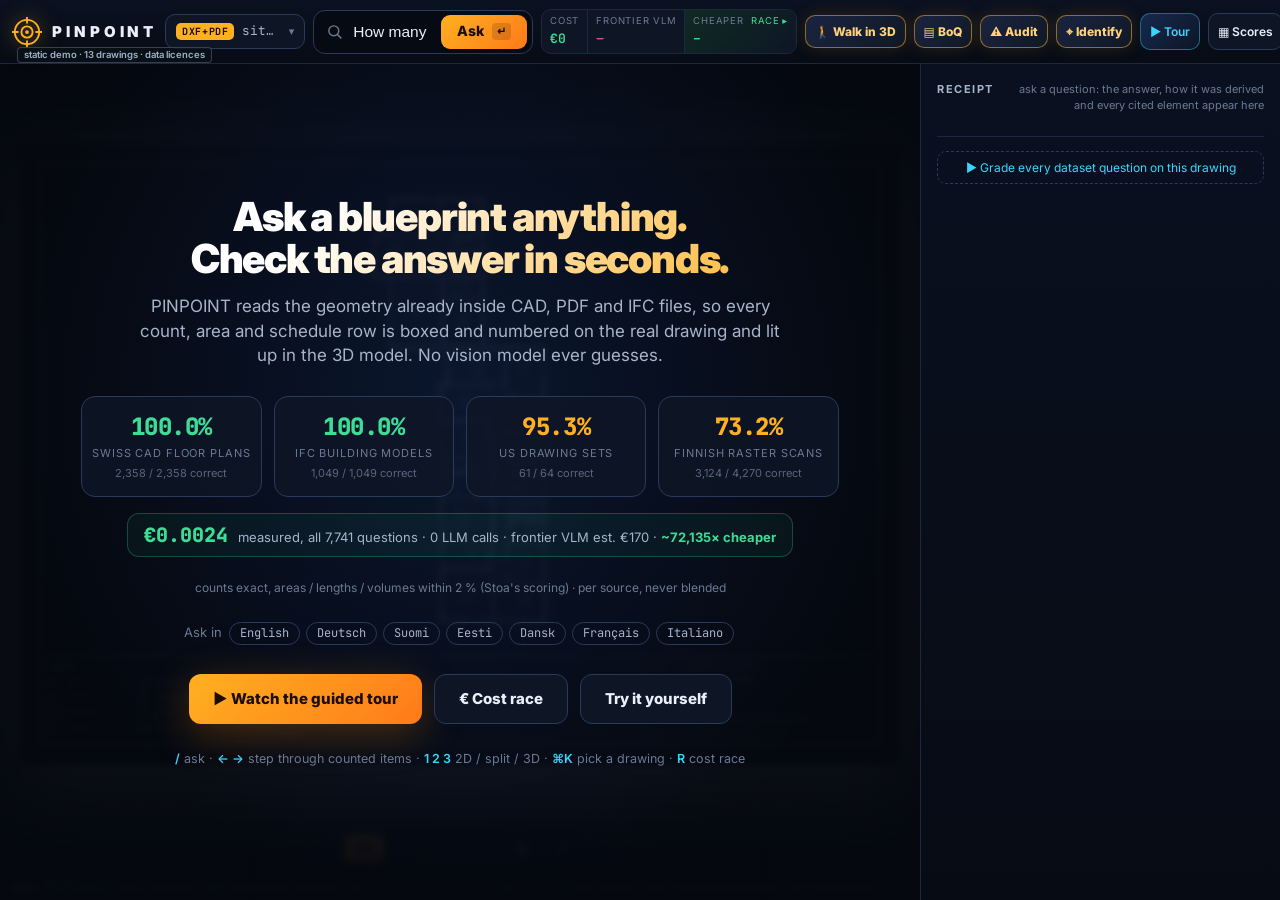
<file: site/index.html>
<!doctype html>
<html lang="en">
<head>
<meta charset="utf-8">
<meta name="viewport" content="width=device-width, initial-scale=1">
<title>PINPOINT</title>
<link rel="preconnect" href="https://fonts.googleapis.com">
<link href="https://fonts.googleapis.com/css2?family=Inter:wght@400;500;600;700;800;900&family=JetBrains+Mono:wght@400;600;700&display=swap" rel="stylesheet">
<link rel="icon" href="data:image/svg+xml,%3Csvg xmlns=%22http://www.w3.org/2000/svg%22 viewBox=%220 0 32 32%22%3E%3Ccircle cx=%2216%22 cy=%2216%22 r=%2213%22 fill=%22none%22 stroke=%22%23ffb020%22 stroke-width=%223%22/%3E%3Ccircle cx=%2216%22 cy=%2216%22 r=%224%22 fill=%22%23ffb020%22/%3E%3C/svg%3E">
<link rel="stylesheet" href="static/style.css">
<link rel="stylesheet" href="static/receipt.css">
<script src="pp-data/manifest.js"></script>
<script src="static/offline.js"></script>
<script type="importmap">{"imports":{"three":"./static/vendor/three.module.js"}}</script>
</head>
<body>
<header class="top">
  <div class="brand">
    <svg class="logo" viewBox="0 0 32 32"><circle cx="16" cy="16" r="13" fill="none" stroke="currentColor" stroke-width="2"/><circle cx="16" cy="16" r="6" fill="none" stroke="currentColor" stroke-width="2"/><circle cx="16" cy="16" r="2" fill="currentColor"/><path d="M16 0v7M16 25v7M0 16h7M25 16h7" stroke="currentColor" stroke-width="2"/></svg>
    <div><b>PINPOINT</b><span>every answer comes with a receipt</span></div>
  </div>

  <button class="docBtn" id="docBtn" title="Choose a drawing (⌘K)">
    <span class="srcTag" id="srcTag">—</span>
    <span class="docName" id="docName">pick a drawing</span>
    <span class="caret">▾</span>
  </button>

  <form class="ask" id="askForm" autocomplete="off">
    <svg class="qi" viewBox="0 0 24 24"><circle cx="11" cy="11" r="7" fill="none" stroke="currentColor" stroke-width="2"/><path d="M16.5 16.5L21 21" stroke="currentColor" stroke-width="2" stroke-linecap="round"/></svg>
    <input id="q" placeholder="Ask anything about this drawing, in any language…" spellcheck="false">
    <button type="submit" id="go"><span>Ask</span><kbd>↵</kbd></button>
    <div class="sugg" id="sugg" hidden>
      <div class="sh">Questions from the dataset for this drawing <span id="suggN"></span></div>
      <div class="sl" id="chips"></div>
    </div>
  </form>

  <div class="meter" id="meter" role="button" tabindex="0" title="Measured CPU time × €0.04/vCPU-h + LLM tokens (0 by default). Click for the cost race (R)">
    <div class="m"><label>cost</label><b id="mLast">€0</b></div>
    <div class="m"><label>time</label><b id="mLat">–</b></div>
    <div class="m"><label>LLM</label><b id="mLlm">0</b></div>
    <div class="m vs"><label>frontier VLM</label><b id="mVlm">–</b></div>
    <div class="m save"><label>cheaper <u>race ▸</u></label><b id="mSave">–</b></div>
  </div>
  <button class="tbtn" id="tourBtn" title="Guided tour: count, area, 2D ⇆ 3D, door schedule, walk, BoQ, cost race">▶ Tour</button>
  <button class="tbtn" id="sbBtn" title="Scoreboard: every dataset question auto-graded against ground truth">▦ Scores</button>
</header>

<main id="main">
  <section class="stage" id="stage" data-mode="sheet">
    <div class="views" id="views">
      <div class="view sheetv blue" id="sheetv">
        <div class="pan" id="pan">
          <img id="sheetImg" alt="">
          <svg id="ov" class="ov"><defs>
            <linearGradient id="scanG" x1="0" x2="1" y1="0" y2="0"><stop offset="0" stop-color="#38d6ff" stop-opacity="0"/><stop offset=".85" stop-color="#38d6ff" stop-opacity=".18"/><stop offset="1" stop-color="#bff3ff" stop-opacity=".9"/></linearGradient>
          </defs><g id="ovItems"></g><g id="ovFx"></g></svg>
        </div>
        <div id="labels2d" class="labels"></div>
        <div class="empty" id="sheetEmpty"><div class="ring"></div><span>Pick a drawing and ask a question.</span></div>
        <canvas class="minimap" id="minimap" width="200" height="140" hidden></canvas>
        <div class="vtag">2D · drawing</div>
        <div class="credit" id="credit2d"></div>
      </div>
      <div class="view modelv" id="modelv" hidden>
        <canvas id="three"></canvas>
        <div id="labels3d" class="labels"></div>
        <div class="empty" id="modelEmpty"><span>The 3D model appears for IFC questions.</span></div>
        <div class="pick" id="pick" hidden></div>
        <div class="load" id="load3d" hidden><div class="spin"></div><span>tessellating IFC…</span></div>
        <div class="vtag">3D · IFC model <span id="cutTag"></span></div>
        <div class="credit" id="credit3d"></div>
      </div>
    </div>

    <div class="answer" id="answer" hidden>
      <div class="aq" id="aQ"></div>
      <div class="val"><b id="aVal"></b><span id="aUnit"></span></div>
      <div class="am" id="aMethod"></div>
      <div class="badges" id="aBadges"></div>
      <div class="stepper" id="stepper" hidden>
        <button id="prevBtn" title="Previous item (←)">‹</button>
        <span id="stepTxt">all</span>
        <button id="nextBtn" title="Next item (→)">›</button>
        <button id="allBtn" class="all" title="Show all (Esc)">⤢ all</button>
      </div>
    </div>

    <div class="splash" id="splash" hidden><div class="sc">
      <h1>Ask a blueprint anything.<br>Check the answer in seconds.</h1>
      <p class="lead">PINPOINT reads the geometry already inside CAD, PDF and IFC files, so every count, area and schedule row is boxed and numbered on the real drawing and lit up in the 3D model. No vision model ever guesses.</p>
      <div class="stats" id="splashStats">
        <div><b id="spSwiss">–</b><label>Swiss CAD floor plans</label><small id="spSwissN"></small></div>
        <div><b id="spIfc">–</b><label>IFC building models</label><small id="spIfcN"></small></div>
        <div><b id="spUs">–</b><label>US drawing sets</label><small id="spUsN"></small></div>
        <div><b id="spFi">–</b><label>Finnish raster scans</label><small id="spFiN"></small></div>
      </div>
      <div class="spCost" id="spCostRow" hidden><b id="spCost">–</b><span id="spCostN"></span></div>
      <div class="wip" id="spWip">counts exact, areas / lengths / volumes within 2 % (Stoa's scoring) · per source, never blended</div>
      <div class="langs">Ask in <span>English</span><span>Deutsch</span><span>Suomi</span><span>Eesti</span><span>Dansk</span><span>Français</span><span>Italiano</span></div>
      <div class="cta"><button class="go" id="spTour">▶ Watch the guided tour</button><button id="spRace">€ Cost race</button><button id="spTry">Try it yourself</button></div>
      <div class="how"><b>/</b> ask · <b>← →</b> step through counted items · <b>1 2 3</b> 2D / split / 3D · <b>⌘K</b> pick a drawing · <b>R</b> cost race</div>
    </div></div>

    <div class="dock" id="dock">
      <div class="seg" id="modes">
        <button data-m="sheet" class="on">2D</button>
        <button data-m="split">2D ⇆ 3D</button>
        <button data-m="model">3D</button>
      </div>
      <button id="tglTheme" title="Blueprint / paper">◐</button>
      <button id="fitBtn" title="Fit evidence">⤢</button>
      <span class="hint" id="hint">scroll to zoom · drag to pan · ← → step through items</span>
    </div>
  </section>

  <aside class="receipt" id="side">
    <div id="receipt">
    <div class="rh"><h3>Receipt</h3><span class="rsub" id="rSub">how the answer was derived</span></div>
    <ol class="steps" id="steps"><li class="muted">Every step of the derivation appears here.</li></ol>
    <div class="rh"><h3>Evidence <span id="evN" class="pill"></span></h3><span class="rsub">hover to locate · click to zoom</span></div>
    <div class="ev" id="ev"></div>
    </div>
    <div class="audit">
      <button type="button" id="auditBtn">▶ Grade every dataset question on this drawing</button>
      <div class="auditSum" id="auditSum"></div>
      <div class="auditList" id="auditList" hidden></div>
    </div>
  </aside>
</main>

<div class="drawer" id="lib" hidden>
  <div class="dcard">
    <div class="dh"><b>Drawings</b><span class="muted">preview set · grouped by source</span><button id="libX">✕</button></div>
    <div class="srcs" id="srcs"></div>
    <input id="filter" class="filter" placeholder="Filter drawings…">
    <div class="files" id="files"></div>
  </div>
</div>

<div class="modal" id="sb" hidden><div class="card">
  <div class="mh"><h2>Scoreboard <small>preview set · every question auto-graded against ground truth</small></h2><button id="sbX">✕</button></div>
  <div id="sbBody"></div>
</div></div>
<footer class="credits">Drawings: Stoa Junction 2026 dataset · Swiss Dwellings CC BY 4.0 · CubiCasa5K CC BY-NC-SA 4.0 · opening_design CC BY-SA 4.0 · three.js MIT</footer>
<script type="module" src="static/app.js"></script>
<script type="module" src="static/wow.js"></script>
<script type="module" src="static/audit.js"></script>
<a class="ppStatic" style="position:fixed;left:17px;top:47px;z-index:30;font:600 9.5px/1 Inter,system-ui,sans-serif;color:#9fb3c8;background:rgba(10,16,24,.82);border:1px solid rgba(159,179,200,.3);border-radius:4px;padding:2px 6px;text-decoration:none" href="LICENSES.html" title="Static build: answers for 13 drawings were recorded from the real app. Data licences and credits">static demo · 13 drawings · data licences</a>
</body>
</html>
</file>
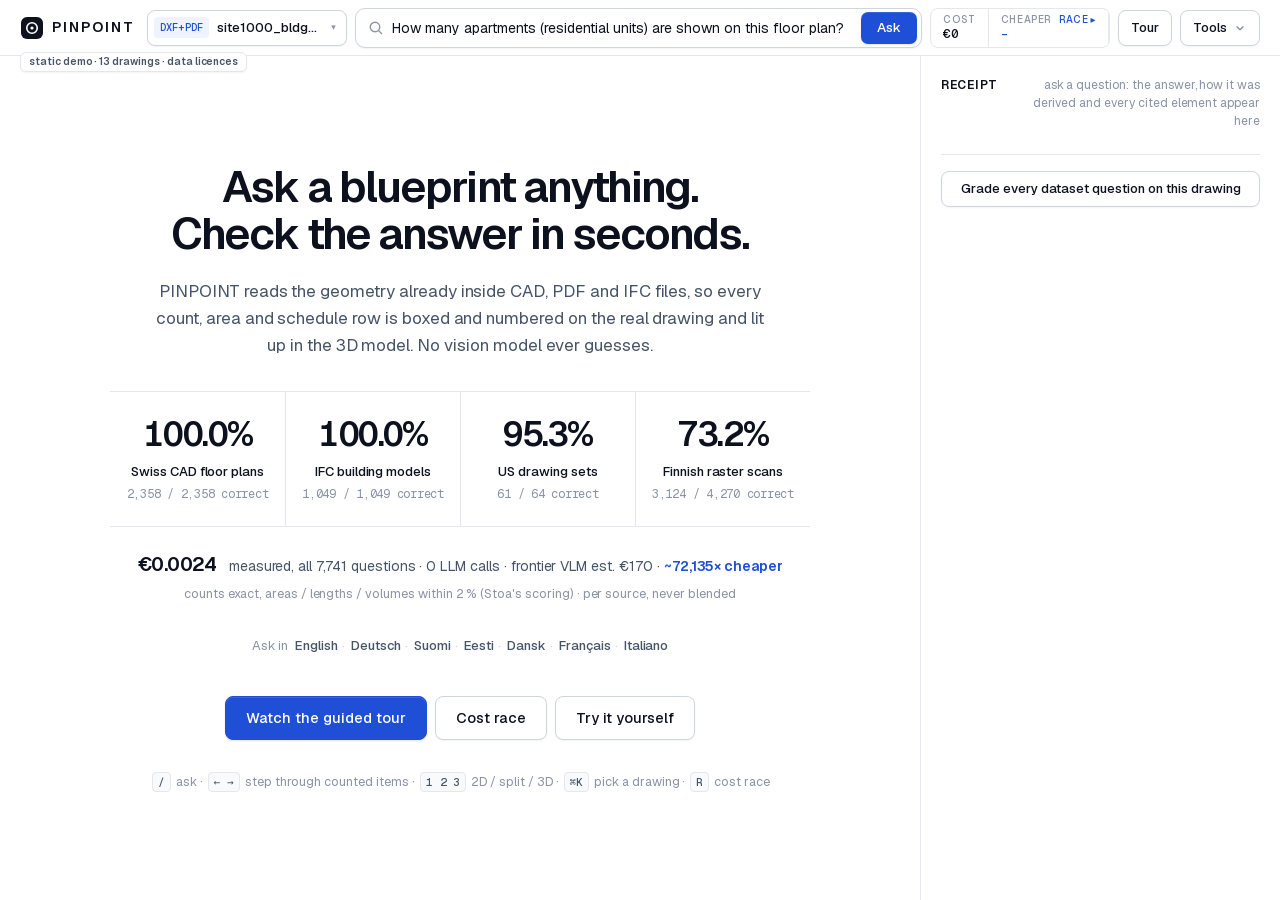
<file: site_design4/index.html>
<!doctype html>
<html lang="en">
<head>
<meta charset="utf-8">
<meta name="viewport" content="width=device-width, initial-scale=1">
<title>PINPOINT</title>
<link rel="preconnect" href="https://fonts.googleapis.com">
<link href="https://fonts.googleapis.com/css2?family=Inter:wght@400;500;600;700;800;900&family=JetBrains+Mono:wght@400;600;700&display=swap" rel="stylesheet">
<link rel="icon" href="data:image/svg+xml,%3Csvg xmlns=%22http://www.w3.org/2000/svg%22 viewBox=%220 0 32 32%22%3E%3Ccircle cx=%2216%22 cy=%2216%22 r=%2213%22 fill=%22none%22 stroke=%22%23ffb020%22 stroke-width=%223%22/%3E%3Ccircle cx=%2216%22 cy=%2216%22 r=%224%22 fill=%22%23ffb020%22/%3E%3C/svg%3E">
<link rel="stylesheet" href="static/style.css">
<link rel="stylesheet" href="static/receipt.css">
<script src="static/theme.js"></script>
<script src="pp-data/manifest.js"></script>
<script src="static/offline.js"></script>
<script type="importmap">{"imports":{"three":"./static/vendor/three.module.js"}}</script>
</head>
<body>
<header class="top">
  <div class="brand">
    <svg class="logo" viewBox="0 0 32 32"><circle cx="16" cy="16" r="13" fill="none" stroke="currentColor" stroke-width="2"/><circle cx="16" cy="16" r="6" fill="none" stroke="currentColor" stroke-width="2"/><circle cx="16" cy="16" r="2" fill="currentColor"/><path d="M16 0v7M16 25v7M0 16h7M25 16h7" stroke="currentColor" stroke-width="2"/></svg>
    <div><b>PINPOINT</b><span>every answer comes with a receipt</span></div>
  </div>

  <button class="docBtn" id="docBtn" title="Choose a drawing (⌘K)">
    <span class="srcTag" id="srcTag">—</span>
    <span class="docName" id="docName">pick a drawing</span>
    <span class="caret">▾</span>
  </button>

  <form class="ask" id="askForm" autocomplete="off">
    <svg class="qi" viewBox="0 0 24 24"><circle cx="11" cy="11" r="7" fill="none" stroke="currentColor" stroke-width="2"/><path d="M16.5 16.5L21 21" stroke="currentColor" stroke-width="2" stroke-linecap="round"/></svg>
    <input id="q" placeholder="Ask anything about this drawing, in any language…" spellcheck="false">
    <button type="submit" id="go"><span>Ask</span><kbd>↵</kbd></button>
    <div class="sugg" id="sugg" hidden>
      <div class="sh">Questions from the dataset for this drawing <span id="suggN"></span></div>
      <div class="sl" id="chips"></div>
    </div>
  </form>

  <div class="meter" id="meter" role="button" tabindex="0" title="Measured CPU time × €0.04/vCPU-h + LLM tokens (0 by default). Click for the cost race (R)">
    <div class="m"><label>cost</label><b id="mLast">€0</b></div>
    <div class="m"><label>time</label><b id="mLat">–</b></div>
    <div class="m"><label>LLM</label><b id="mLlm">0</b></div>
    <div class="m vs"><label>frontier VLM</label><b id="mVlm">–</b></div>
    <div class="m save"><label>cheaper <u>race ▸</u></label><b id="mSave">–</b></div>
  </div>
  <button class="tbtn" id="tourBtn" title="Guided tour: count, area, 2D ⇆ 3D, door schedule, walk, BoQ, cost race">▶ Tour</button>
  <button class="tbtn" id="sbBtn" title="Scoreboard: every dataset question auto-graded against ground truth">▦ Scores</button>
</header>

<main id="main">
  <section class="stage" id="stage" data-mode="sheet">
    <div class="views" id="views">
      <div class="view sheetv blue" id="sheetv">
        <div class="pan" id="pan">
          <img id="sheetImg" alt="">
          <svg id="ov" class="ov"><defs>
            <linearGradient id="scanG" x1="0" x2="1" y1="0" y2="0"><stop offset="0" stop-color="#38d6ff" stop-opacity="0"/><stop offset=".85" stop-color="#38d6ff" stop-opacity=".18"/><stop offset="1" stop-color="#bff3ff" stop-opacity=".9"/></linearGradient>
          </defs><g id="ovItems"></g><g id="ovFx"></g></svg>
        </div>
        <div id="labels2d" class="labels"></div>
        <div class="empty" id="sheetEmpty"><div class="ring"></div><span>Pick a drawing and ask a question.</span></div>
        <canvas class="minimap" id="minimap" width="200" height="140" hidden></canvas>
        <div class="vtag">2D · drawing</div>
        <div class="credit" id="credit2d"></div>
      </div>
      <div class="view modelv" id="modelv" hidden>
        <canvas id="three"></canvas>
        <div id="labels3d" class="labels"></div>
        <div class="empty" id="modelEmpty"><span>The 3D model appears for IFC questions.</span></div>
        <div class="pick" id="pick" hidden></div>
        <div class="load" id="load3d" hidden><div class="spin"></div><span>tessellating IFC…</span></div>
        <div class="vtag">3D · IFC model <span id="cutTag"></span></div>
        <div class="credit" id="credit3d"></div>
      </div>
    </div>

    <div class="answer" id="answer" hidden>
      <div class="aq" id="aQ"></div>
      <div class="val"><b id="aVal"></b><span id="aUnit"></span></div>
      <div class="am" id="aMethod"></div>
      <div class="badges" id="aBadges"></div>
      <div class="stepper" id="stepper" hidden>
        <button id="prevBtn" title="Previous item (←)">‹</button>
        <span id="stepTxt">all</span>
        <button id="nextBtn" title="Next item (→)">›</button>
        <button id="allBtn" class="all" title="Show all (Esc)">⤢ all</button>
      </div>
    </div>

    <div class="splash" id="splash" hidden><div class="sc">
      <h1>Ask a blueprint anything.<br>Check the answer in seconds.</h1>
      <p class="lead">PINPOINT reads the geometry already inside CAD, PDF and IFC files, so every count, area and schedule row is boxed and numbered on the real drawing and lit up in the 3D model. No vision model ever guesses.</p>
      <div class="stats" id="splashStats">
        <div><b id="spSwiss">–</b><label>Swiss CAD floor plans</label><small id="spSwissN"></small></div>
        <div><b id="spIfc">–</b><label>IFC building models</label><small id="spIfcN"></small></div>
        <div><b id="spUs">–</b><label>US drawing sets</label><small id="spUsN"></small></div>
        <div><b id="spFi">–</b><label>Finnish raster scans</label><small id="spFiN"></small></div>
      </div>
      <div class="spCost" id="spCostRow" hidden><b id="spCost">–</b><span id="spCostN"></span></div>
      <div class="wip" id="spWip">counts exact, areas / lengths / volumes within 2 % (Stoa's scoring) · per source, never blended</div>
      <div class="langs">Ask in <span>English</span><span>Deutsch</span><span>Suomi</span><span>Eesti</span><span>Dansk</span><span>Français</span><span>Italiano</span></div>
      <div class="cta"><button class="go" id="spTour">▶ Watch the guided tour</button><button id="spRace">€ Cost race</button><button id="spTry">Try it yourself</button></div>
      <div class="how"><b>/</b> ask · <b>← →</b> step through counted items · <b>1 2 3</b> 2D / split / 3D · <b>⌘K</b> pick a drawing · <b>R</b> cost race</div>
    </div></div>

    <div class="dock" id="dock">
      <div class="seg" id="modes">
        <button data-m="sheet" class="on">2D</button>
        <button data-m="split">2D ⇆ 3D</button>
        <button data-m="model">3D</button>
      </div>
      <button id="tglTheme" title="Blueprint / paper">◐</button>
      <button id="fitBtn" title="Fit evidence">⤢</button>
      <span class="hint" id="hint">scroll to zoom · drag to pan · ← → step through items</span>
    </div>
  </section>

  <aside class="receipt" id="side">
    <div id="receipt">
    <div class="rh"><h3>Receipt</h3><span class="rsub" id="rSub">how the answer was derived</span></div>
    <ol class="steps" id="steps"><li class="muted">Every step of the derivation appears here.</li></ol>
    <div class="rh"><h3>Evidence <span id="evN" class="pill"></span></h3><span class="rsub">hover to locate · click to zoom</span></div>
    <div class="ev" id="ev"></div>
    </div>
    <div class="audit">
      <button type="button" id="auditBtn">▶ Grade every dataset question on this drawing</button>
      <div class="auditSum" id="auditSum"></div>
      <div class="auditList" id="auditList" hidden></div>
    </div>
  </aside>
</main>

<div class="drawer" id="lib" hidden>
  <div class="dcard">
    <div class="dh"><b>Drawings</b><span class="muted">preview set · grouped by source</span><button id="libX">✕</button></div>
    <div class="srcs" id="srcs"></div>
    <input id="filter" class="filter" placeholder="Filter drawings…">
    <div class="files" id="files"></div>
  </div>
</div>

<div class="modal" id="sb" hidden><div class="card">
  <div class="mh"><h2>Scoreboard <small>preview set · every question auto-graded against ground truth</small></h2><button id="sbX">✕</button></div>
  <div id="sbBody"></div>
</div></div>
<footer class="credits">Drawings: Stoa Junction 2026 dataset · Swiss Dwellings CC BY 4.0 · CubiCasa5K CC BY-NC-SA 4.0 · opening_design CC BY-SA 4.0 · three.js MIT</footer>
<script type="module" src="static/app.js"></script>
<script type="module" src="static/wow.js"></script>
<script type="module" src="static/audit.js"></script>
<style>.ppStatic{position:fixed;left:20px;top:52px;z-index:30;font:600 10px/1 Geist,ui-sans-serif,system-ui,sans-serif;color:#475467;background:#fff;border:1px solid #e4e7ec;border-radius:6px;padding:4px 8px;text-decoration:none;box-shadow:0 1px 2px rgba(16,24,40,.05)}html:not(.theme-pro) .ppStatic{font-family:Inter,system-ui,sans-serif;color:#9fb3c8;background:rgba(10,16,24,.82);border-color:rgba(159,179,200,.3);box-shadow:none}</style>
<a class="ppStatic" href="LICENSES.html" title="Static build: answers for 13 drawings were recorded from the real app. Data licences and credits">static demo · 13 drawings · data licences</a>
</body>
</html>
</file>
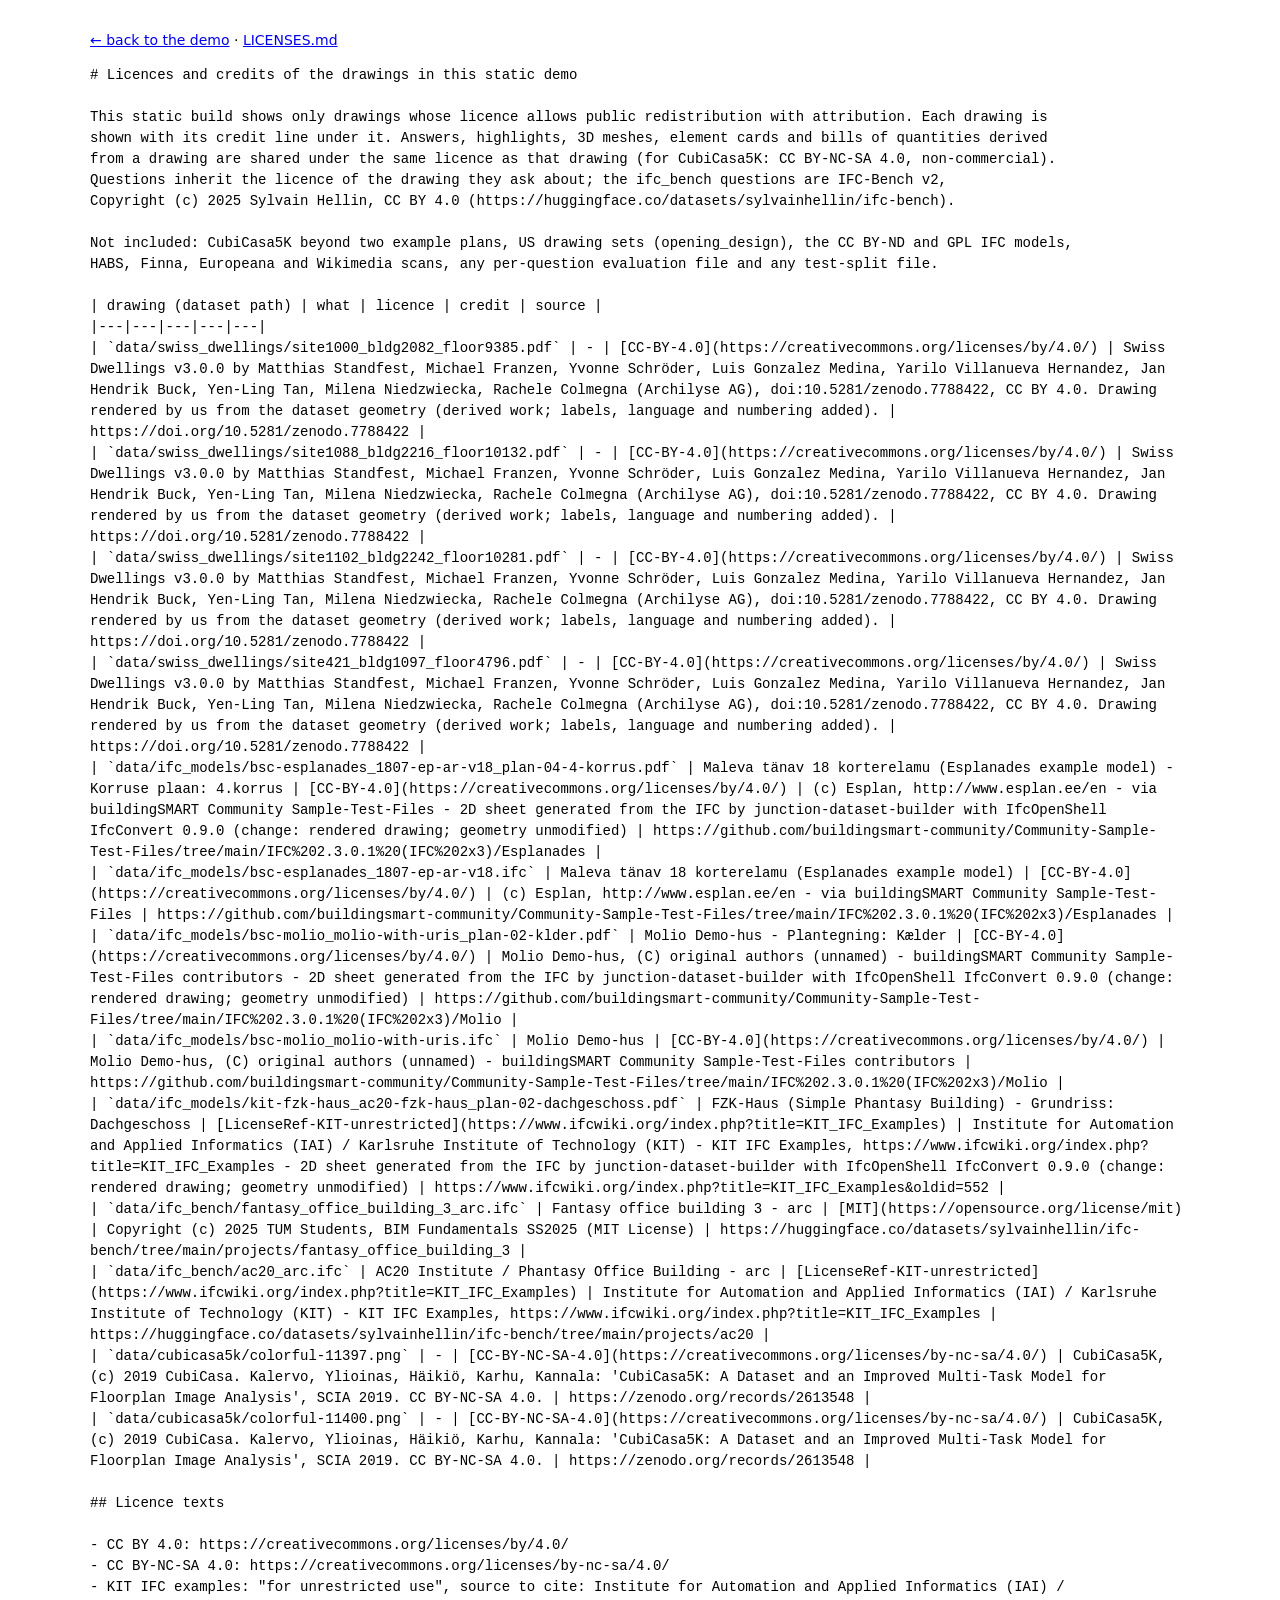
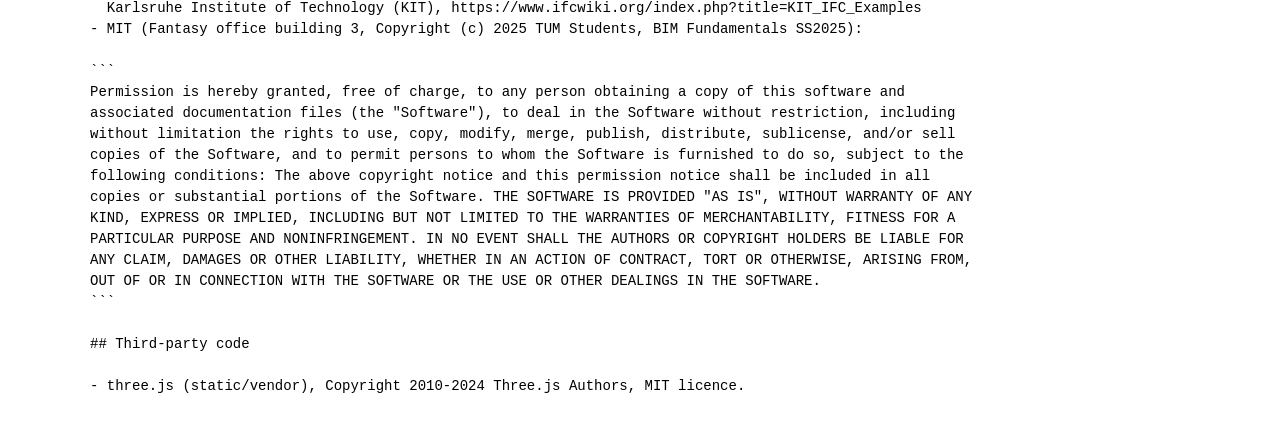
<file: site/LICENSES.html>
<!doctype html><meta charset="utf-8"><title>PINPOINT static demo: licences</title><body style="font:14px/1.5 system-ui,sans-serif;max-width:1100px;margin:30px auto;padding:0 16px"><p><a href="./">&larr; back to the demo</a> &middot; <a href="LICENSES.md">LICENSES.md</a></p><pre style="white-space:pre-wrap"># Licences and credits of the drawings in this static demo

This static build shows only drawings whose licence allows public redistribution with attribution. Each drawing is
shown with its credit line under it. Answers, highlights, 3D meshes, element cards and bills of quantities derived
from a drawing are shared under the same licence as that drawing (for CubiCasa5K: CC BY-NC-SA 4.0, non-commercial).
Questions inherit the licence of the drawing they ask about; the ifc_bench questions are IFC-Bench v2,
Copyright (c) 2025 Sylvain Hellin, CC BY 4.0 (https://huggingface.co/datasets/sylvainhellin/ifc-bench).

Not included: CubiCasa5K beyond two example plans, US drawing sets (opening_design), the CC BY-ND and GPL IFC models,
HABS, Finna, Europeana and Wikimedia scans, any per-question evaluation file and any test-split file.

| drawing (dataset path) | what | licence | credit | source |
|---|---|---|---|---|
| `data/swiss_dwellings/site1000_bldg2082_floor9385.pdf` | - | [CC-BY-4.0](https://creativecommons.org/licenses/by/4.0/) | Swiss Dwellings v3.0.0 by Matthias Standfest, Michael Franzen, Yvonne Schröder, Luis Gonzalez Medina, Yarilo Villanueva Hernandez, Jan Hendrik Buck, Yen-Ling Tan, Milena Niedzwiecka, Rachele Colmegna (Archilyse AG), doi:10.5281/zenodo.7788422, CC BY 4.0. Drawing rendered by us from the dataset geometry (derived work; labels, language and numbering added). | https://doi.org/10.5281/zenodo.7788422 |
| `data/swiss_dwellings/site1088_bldg2216_floor10132.pdf` | - | [CC-BY-4.0](https://creativecommons.org/licenses/by/4.0/) | Swiss Dwellings v3.0.0 by Matthias Standfest, Michael Franzen, Yvonne Schröder, Luis Gonzalez Medina, Yarilo Villanueva Hernandez, Jan Hendrik Buck, Yen-Ling Tan, Milena Niedzwiecka, Rachele Colmegna (Archilyse AG), doi:10.5281/zenodo.7788422, CC BY 4.0. Drawing rendered by us from the dataset geometry (derived work; labels, language and numbering added). | https://doi.org/10.5281/zenodo.7788422 |
| `data/swiss_dwellings/site1102_bldg2242_floor10281.pdf` | - | [CC-BY-4.0](https://creativecommons.org/licenses/by/4.0/) | Swiss Dwellings v3.0.0 by Matthias Standfest, Michael Franzen, Yvonne Schröder, Luis Gonzalez Medina, Yarilo Villanueva Hernandez, Jan Hendrik Buck, Yen-Ling Tan, Milena Niedzwiecka, Rachele Colmegna (Archilyse AG), doi:10.5281/zenodo.7788422, CC BY 4.0. Drawing rendered by us from the dataset geometry (derived work; labels, language and numbering added). | https://doi.org/10.5281/zenodo.7788422 |
| `data/swiss_dwellings/site421_bldg1097_floor4796.pdf` | - | [CC-BY-4.0](https://creativecommons.org/licenses/by/4.0/) | Swiss Dwellings v3.0.0 by Matthias Standfest, Michael Franzen, Yvonne Schröder, Luis Gonzalez Medina, Yarilo Villanueva Hernandez, Jan Hendrik Buck, Yen-Ling Tan, Milena Niedzwiecka, Rachele Colmegna (Archilyse AG), doi:10.5281/zenodo.7788422, CC BY 4.0. Drawing rendered by us from the dataset geometry (derived work; labels, language and numbering added). | https://doi.org/10.5281/zenodo.7788422 |
| `data/ifc_models/bsc-esplanades_1807-ep-ar-v18_plan-04-4-korrus.pdf` | Maleva tänav 18 korterelamu (Esplanades example model) - Korruse plaan: 4.korrus | [CC-BY-4.0](https://creativecommons.org/licenses/by/4.0/) | (c) Esplan, http://www.esplan.ee/en - via buildingSMART Community Sample-Test-Files - 2D sheet generated from the IFC by junction-dataset-builder with IfcOpenShell IfcConvert 0.9.0 (change: rendered drawing; geometry unmodified) | https://github.com/buildingsmart-community/Community-Sample-Test-Files/tree/main/IFC%202.3.0.1%20(IFC%202x3)/Esplanades |
| `data/ifc_models/bsc-esplanades_1807-ep-ar-v18.ifc` | Maleva tänav 18 korterelamu (Esplanades example model) | [CC-BY-4.0](https://creativecommons.org/licenses/by/4.0/) | (c) Esplan, http://www.esplan.ee/en - via buildingSMART Community Sample-Test-Files | https://github.com/buildingsmart-community/Community-Sample-Test-Files/tree/main/IFC%202.3.0.1%20(IFC%202x3)/Esplanades |
| `data/ifc_models/bsc-molio_molio-with-uris_plan-02-klder.pdf` | Molio Demo-hus - Plantegning: Kælder | [CC-BY-4.0](https://creativecommons.org/licenses/by/4.0/) | Molio Demo-hus, (C) original authors (unnamed) - buildingSMART Community Sample-Test-Files contributors - 2D sheet generated from the IFC by junction-dataset-builder with IfcOpenShell IfcConvert 0.9.0 (change: rendered drawing; geometry unmodified) | https://github.com/buildingsmart-community/Community-Sample-Test-Files/tree/main/IFC%202.3.0.1%20(IFC%202x3)/Molio |
| `data/ifc_models/bsc-molio_molio-with-uris.ifc` | Molio Demo-hus | [CC-BY-4.0](https://creativecommons.org/licenses/by/4.0/) | Molio Demo-hus, (C) original authors (unnamed) - buildingSMART Community Sample-Test-Files contributors | https://github.com/buildingsmart-community/Community-Sample-Test-Files/tree/main/IFC%202.3.0.1%20(IFC%202x3)/Molio |
| `data/ifc_models/kit-fzk-haus_ac20-fzk-haus_plan-02-dachgeschoss.pdf` | FZK-Haus (Simple Phantasy Building) - Grundriss: Dachgeschoss | [LicenseRef-KIT-unrestricted](https://www.ifcwiki.org/index.php?title=KIT_IFC_Examples) | Institute for Automation and Applied Informatics (IAI) / Karlsruhe Institute of Technology (KIT) - KIT IFC Examples, https://www.ifcwiki.org/index.php?title=KIT_IFC_Examples - 2D sheet generated from the IFC by junction-dataset-builder with IfcOpenShell IfcConvert 0.9.0 (change: rendered drawing; geometry unmodified) | https://www.ifcwiki.org/index.php?title=KIT_IFC_Examples&amp;oldid=552 |
| `data/ifc_bench/fantasy_office_building_3_arc.ifc` | Fantasy office building 3 - arc | [MIT](https://opensource.org/license/mit) | Copyright (c) 2025 TUM Students, BIM Fundamentals SS2025 (MIT License) | https://huggingface.co/datasets/sylvainhellin/ifc-bench/tree/main/projects/fantasy_office_building_3 |
| `data/ifc_bench/ac20_arc.ifc` | AC20 Institute / Phantasy Office Building - arc | [LicenseRef-KIT-unrestricted](https://www.ifcwiki.org/index.php?title=KIT_IFC_Examples) | Institute for Automation and Applied Informatics (IAI) / Karlsruhe Institute of Technology (KIT) - KIT IFC Examples, https://www.ifcwiki.org/index.php?title=KIT_IFC_Examples | https://huggingface.co/datasets/sylvainhellin/ifc-bench/tree/main/projects/ac20 |
| `data/cubicasa5k/colorful-11397.png` | - | [CC-BY-NC-SA-4.0](https://creativecommons.org/licenses/by-nc-sa/4.0/) | CubiCasa5K, (c) 2019 CubiCasa. Kalervo, Ylioinas, Häikiö, Karhu, Kannala: &#x27;CubiCasa5K: A Dataset and an Improved Multi-Task Model for Floorplan Image Analysis&#x27;, SCIA 2019. CC BY-NC-SA 4.0. | https://zenodo.org/records/2613548 |
| `data/cubicasa5k/colorful-11400.png` | - | [CC-BY-NC-SA-4.0](https://creativecommons.org/licenses/by-nc-sa/4.0/) | CubiCasa5K, (c) 2019 CubiCasa. Kalervo, Ylioinas, Häikiö, Karhu, Kannala: &#x27;CubiCasa5K: A Dataset and an Improved Multi-Task Model for Floorplan Image Analysis&#x27;, SCIA 2019. CC BY-NC-SA 4.0. | https://zenodo.org/records/2613548 |

## Licence texts

- CC BY 4.0: https://creativecommons.org/licenses/by/4.0/
- CC BY-NC-SA 4.0: https://creativecommons.org/licenses/by-nc-sa/4.0/
- KIT IFC examples: &quot;for unrestricted use&quot;, source to cite: Institute for Automation and Applied Informatics (IAI) /
  Karlsruhe Institute of Technology (KIT), https://www.ifcwiki.org/index.php?title=KIT_IFC_Examples
- MIT (Fantasy office building 3, Copyright (c) 2025 TUM Students, BIM Fundamentals SS2025):

```
Permission is hereby granted, free of charge, to any person obtaining a copy of this software and
associated documentation files (the &quot;Software&quot;), to deal in the Software without restriction, including
without limitation the rights to use, copy, modify, merge, publish, distribute, sublicense, and/or sell
copies of the Software, and to permit persons to whom the Software is furnished to do so, subject to the
following conditions: The above copyright notice and this permission notice shall be included in all
copies or substantial portions of the Software. THE SOFTWARE IS PROVIDED &quot;AS IS&quot;, WITHOUT WARRANTY OF ANY
KIND, EXPRESS OR IMPLIED, INCLUDING BUT NOT LIMITED TO THE WARRANTIES OF MERCHANTABILITY, FITNESS FOR A
PARTICULAR PURPOSE AND NONINFRINGEMENT. IN NO EVENT SHALL THE AUTHORS OR COPYRIGHT HOLDERS BE LIABLE FOR
ANY CLAIM, DAMAGES OR OTHER LIABILITY, WHETHER IN AN ACTION OF CONTRACT, TORT OR OTHERWISE, ARISING FROM,
OUT OF OR IN CONNECTION WITH THE SOFTWARE OR THE USE OR OTHER DEALINGS IN THE SOFTWARE.
```

## Third-party code

- three.js (static/vendor), Copyright 2010-2024 Three.js Authors, MIT licence.
</pre></body>
</file>
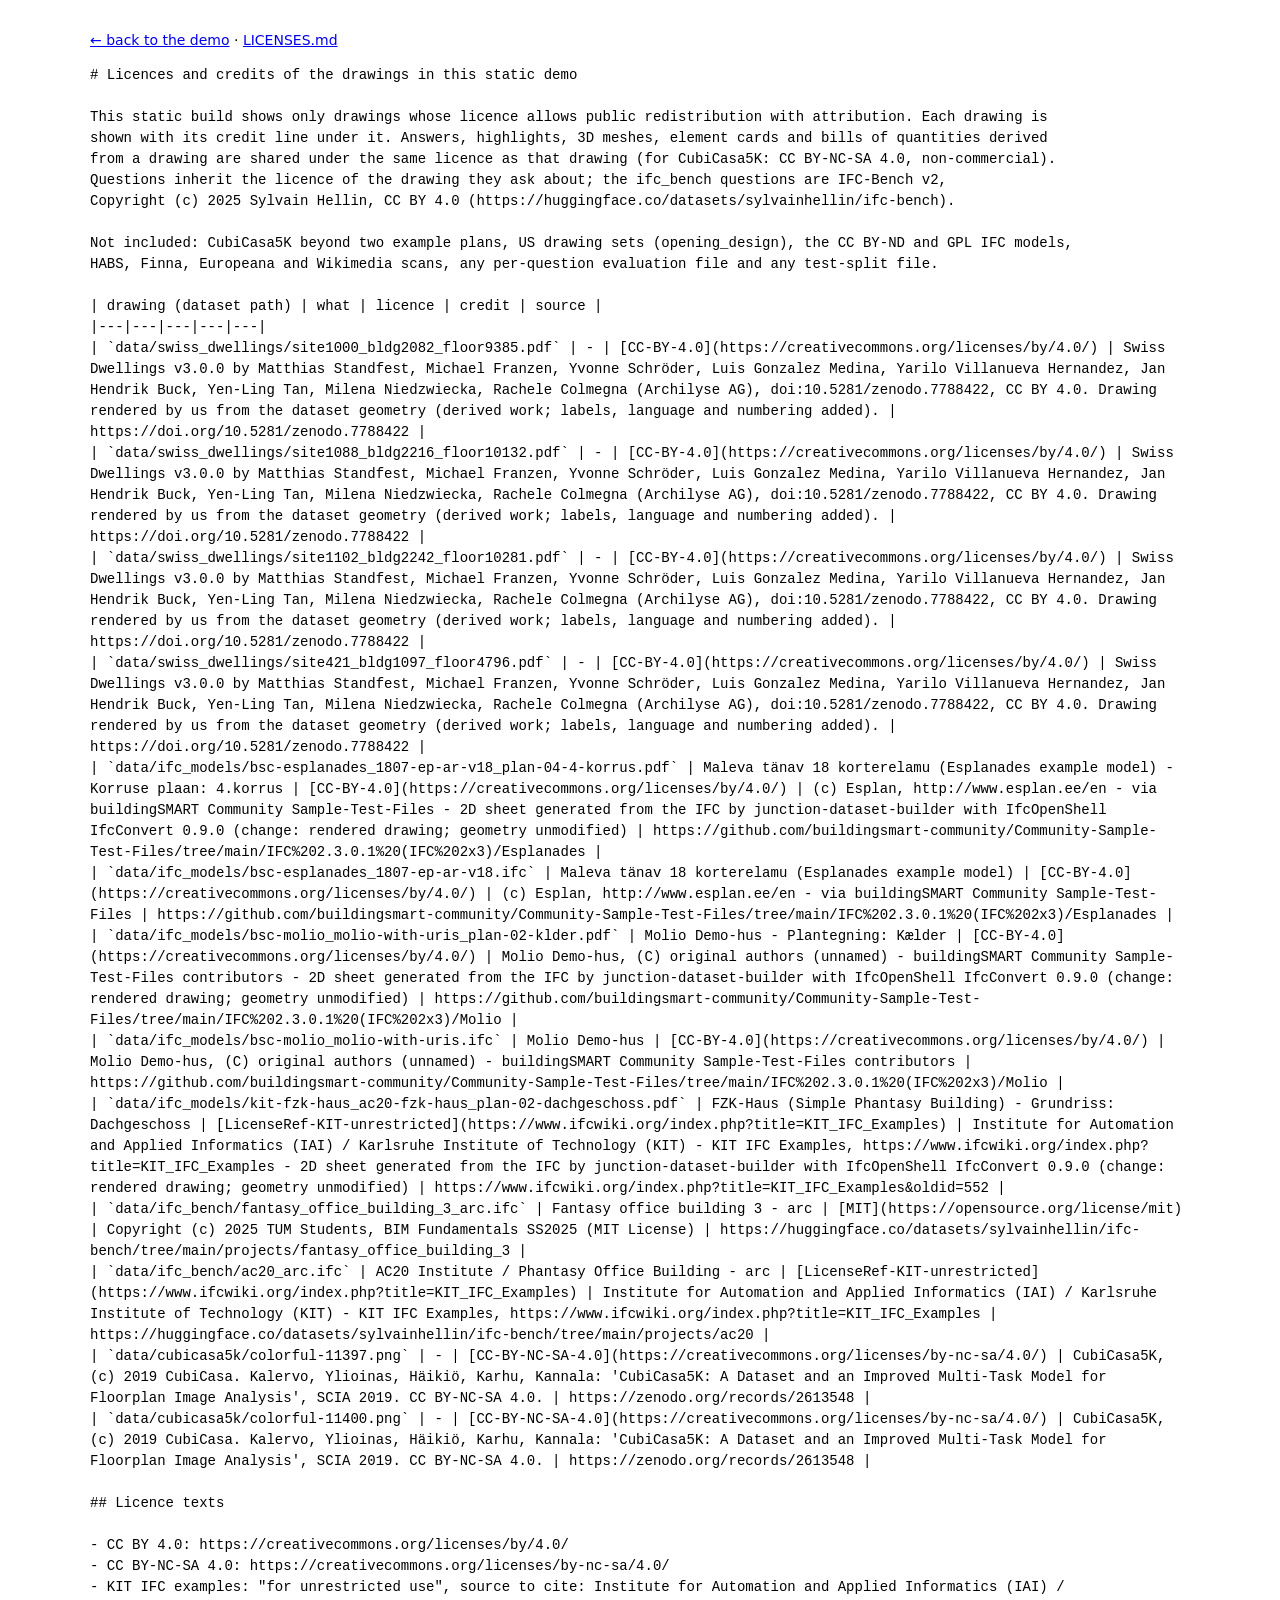
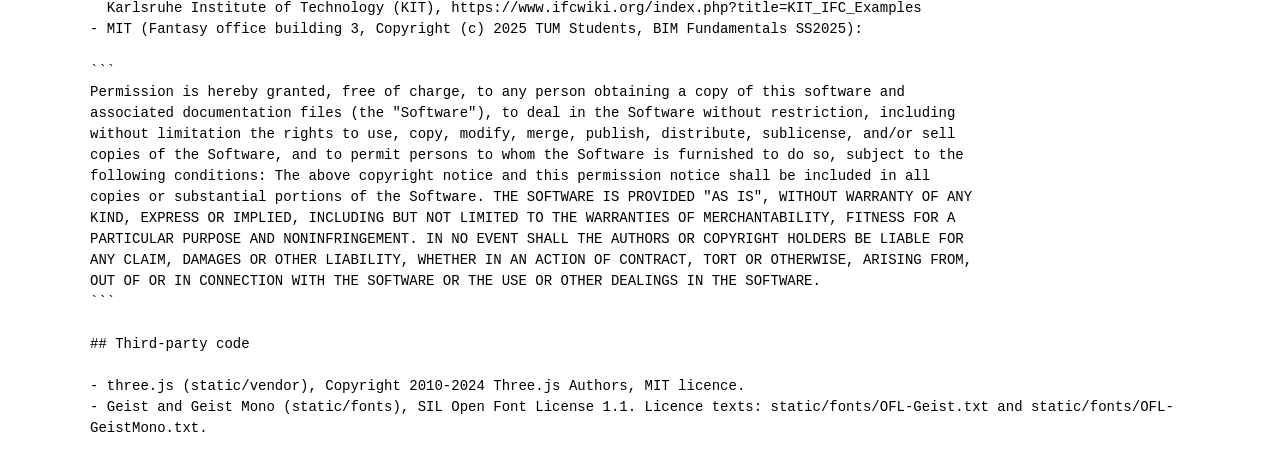
<file: site_design4/LICENSES.html>
<!doctype html><meta charset="utf-8"><title>PINPOINT static demo: licences</title><body style="font:14px/1.5 system-ui,sans-serif;max-width:1100px;margin:30px auto;padding:0 16px"><p><a href="./">&larr; back to the demo</a> &middot; <a href="LICENSES.md">LICENSES.md</a></p><pre style="white-space:pre-wrap"># Licences and credits of the drawings in this static demo

This static build shows only drawings whose licence allows public redistribution with attribution. Each drawing is
shown with its credit line under it. Answers, highlights, 3D meshes, element cards and bills of quantities derived
from a drawing are shared under the same licence as that drawing (for CubiCasa5K: CC BY-NC-SA 4.0, non-commercial).
Questions inherit the licence of the drawing they ask about; the ifc_bench questions are IFC-Bench v2,
Copyright (c) 2025 Sylvain Hellin, CC BY 4.0 (https://huggingface.co/datasets/sylvainhellin/ifc-bench).

Not included: CubiCasa5K beyond two example plans, US drawing sets (opening_design), the CC BY-ND and GPL IFC models,
HABS, Finna, Europeana and Wikimedia scans, any per-question evaluation file and any test-split file.

| drawing (dataset path) | what | licence | credit | source |
|---|---|---|---|---|
| `data/swiss_dwellings/site1000_bldg2082_floor9385.pdf` | - | [CC-BY-4.0](https://creativecommons.org/licenses/by/4.0/) | Swiss Dwellings v3.0.0 by Matthias Standfest, Michael Franzen, Yvonne Schröder, Luis Gonzalez Medina, Yarilo Villanueva Hernandez, Jan Hendrik Buck, Yen-Ling Tan, Milena Niedzwiecka, Rachele Colmegna (Archilyse AG), doi:10.5281/zenodo.7788422, CC BY 4.0. Drawing rendered by us from the dataset geometry (derived work; labels, language and numbering added). | https://doi.org/10.5281/zenodo.7788422 |
| `data/swiss_dwellings/site1088_bldg2216_floor10132.pdf` | - | [CC-BY-4.0](https://creativecommons.org/licenses/by/4.0/) | Swiss Dwellings v3.0.0 by Matthias Standfest, Michael Franzen, Yvonne Schröder, Luis Gonzalez Medina, Yarilo Villanueva Hernandez, Jan Hendrik Buck, Yen-Ling Tan, Milena Niedzwiecka, Rachele Colmegna (Archilyse AG), doi:10.5281/zenodo.7788422, CC BY 4.0. Drawing rendered by us from the dataset geometry (derived work; labels, language and numbering added). | https://doi.org/10.5281/zenodo.7788422 |
| `data/swiss_dwellings/site1102_bldg2242_floor10281.pdf` | - | [CC-BY-4.0](https://creativecommons.org/licenses/by/4.0/) | Swiss Dwellings v3.0.0 by Matthias Standfest, Michael Franzen, Yvonne Schröder, Luis Gonzalez Medina, Yarilo Villanueva Hernandez, Jan Hendrik Buck, Yen-Ling Tan, Milena Niedzwiecka, Rachele Colmegna (Archilyse AG), doi:10.5281/zenodo.7788422, CC BY 4.0. Drawing rendered by us from the dataset geometry (derived work; labels, language and numbering added). | https://doi.org/10.5281/zenodo.7788422 |
| `data/swiss_dwellings/site421_bldg1097_floor4796.pdf` | - | [CC-BY-4.0](https://creativecommons.org/licenses/by/4.0/) | Swiss Dwellings v3.0.0 by Matthias Standfest, Michael Franzen, Yvonne Schröder, Luis Gonzalez Medina, Yarilo Villanueva Hernandez, Jan Hendrik Buck, Yen-Ling Tan, Milena Niedzwiecka, Rachele Colmegna (Archilyse AG), doi:10.5281/zenodo.7788422, CC BY 4.0. Drawing rendered by us from the dataset geometry (derived work; labels, language and numbering added). | https://doi.org/10.5281/zenodo.7788422 |
| `data/ifc_models/bsc-esplanades_1807-ep-ar-v18_plan-04-4-korrus.pdf` | Maleva tänav 18 korterelamu (Esplanades example model) - Korruse plaan: 4.korrus | [CC-BY-4.0](https://creativecommons.org/licenses/by/4.0/) | (c) Esplan, http://www.esplan.ee/en - via buildingSMART Community Sample-Test-Files - 2D sheet generated from the IFC by junction-dataset-builder with IfcOpenShell IfcConvert 0.9.0 (change: rendered drawing; geometry unmodified) | https://github.com/buildingsmart-community/Community-Sample-Test-Files/tree/main/IFC%202.3.0.1%20(IFC%202x3)/Esplanades |
| `data/ifc_models/bsc-esplanades_1807-ep-ar-v18.ifc` | Maleva tänav 18 korterelamu (Esplanades example model) | [CC-BY-4.0](https://creativecommons.org/licenses/by/4.0/) | (c) Esplan, http://www.esplan.ee/en - via buildingSMART Community Sample-Test-Files | https://github.com/buildingsmart-community/Community-Sample-Test-Files/tree/main/IFC%202.3.0.1%20(IFC%202x3)/Esplanades |
| `data/ifc_models/bsc-molio_molio-with-uris_plan-02-klder.pdf` | Molio Demo-hus - Plantegning: Kælder | [CC-BY-4.0](https://creativecommons.org/licenses/by/4.0/) | Molio Demo-hus, (C) original authors (unnamed) - buildingSMART Community Sample-Test-Files contributors - 2D sheet generated from the IFC by junction-dataset-builder with IfcOpenShell IfcConvert 0.9.0 (change: rendered drawing; geometry unmodified) | https://github.com/buildingsmart-community/Community-Sample-Test-Files/tree/main/IFC%202.3.0.1%20(IFC%202x3)/Molio |
| `data/ifc_models/bsc-molio_molio-with-uris.ifc` | Molio Demo-hus | [CC-BY-4.0](https://creativecommons.org/licenses/by/4.0/) | Molio Demo-hus, (C) original authors (unnamed) - buildingSMART Community Sample-Test-Files contributors | https://github.com/buildingsmart-community/Community-Sample-Test-Files/tree/main/IFC%202.3.0.1%20(IFC%202x3)/Molio |
| `data/ifc_models/kit-fzk-haus_ac20-fzk-haus_plan-02-dachgeschoss.pdf` | FZK-Haus (Simple Phantasy Building) - Grundriss: Dachgeschoss | [LicenseRef-KIT-unrestricted](https://www.ifcwiki.org/index.php?title=KIT_IFC_Examples) | Institute for Automation and Applied Informatics (IAI) / Karlsruhe Institute of Technology (KIT) - KIT IFC Examples, https://www.ifcwiki.org/index.php?title=KIT_IFC_Examples - 2D sheet generated from the IFC by junction-dataset-builder with IfcOpenShell IfcConvert 0.9.0 (change: rendered drawing; geometry unmodified) | https://www.ifcwiki.org/index.php?title=KIT_IFC_Examples&amp;oldid=552 |
| `data/ifc_bench/fantasy_office_building_3_arc.ifc` | Fantasy office building 3 - arc | [MIT](https://opensource.org/license/mit) | Copyright (c) 2025 TUM Students, BIM Fundamentals SS2025 (MIT License) | https://huggingface.co/datasets/sylvainhellin/ifc-bench/tree/main/projects/fantasy_office_building_3 |
| `data/ifc_bench/ac20_arc.ifc` | AC20 Institute / Phantasy Office Building - arc | [LicenseRef-KIT-unrestricted](https://www.ifcwiki.org/index.php?title=KIT_IFC_Examples) | Institute for Automation and Applied Informatics (IAI) / Karlsruhe Institute of Technology (KIT) - KIT IFC Examples, https://www.ifcwiki.org/index.php?title=KIT_IFC_Examples | https://huggingface.co/datasets/sylvainhellin/ifc-bench/tree/main/projects/ac20 |
| `data/cubicasa5k/colorful-11397.png` | - | [CC-BY-NC-SA-4.0](https://creativecommons.org/licenses/by-nc-sa/4.0/) | CubiCasa5K, (c) 2019 CubiCasa. Kalervo, Ylioinas, Häikiö, Karhu, Kannala: &#x27;CubiCasa5K: A Dataset and an Improved Multi-Task Model for Floorplan Image Analysis&#x27;, SCIA 2019. CC BY-NC-SA 4.0. | https://zenodo.org/records/2613548 |
| `data/cubicasa5k/colorful-11400.png` | - | [CC-BY-NC-SA-4.0](https://creativecommons.org/licenses/by-nc-sa/4.0/) | CubiCasa5K, (c) 2019 CubiCasa. Kalervo, Ylioinas, Häikiö, Karhu, Kannala: &#x27;CubiCasa5K: A Dataset and an Improved Multi-Task Model for Floorplan Image Analysis&#x27;, SCIA 2019. CC BY-NC-SA 4.0. | https://zenodo.org/records/2613548 |

## Licence texts

- CC BY 4.0: https://creativecommons.org/licenses/by/4.0/
- CC BY-NC-SA 4.0: https://creativecommons.org/licenses/by-nc-sa/4.0/
- KIT IFC examples: &quot;for unrestricted use&quot;, source to cite: Institute for Automation and Applied Informatics (IAI) /
  Karlsruhe Institute of Technology (KIT), https://www.ifcwiki.org/index.php?title=KIT_IFC_Examples
- MIT (Fantasy office building 3, Copyright (c) 2025 TUM Students, BIM Fundamentals SS2025):

```
Permission is hereby granted, free of charge, to any person obtaining a copy of this software and
associated documentation files (the &quot;Software&quot;), to deal in the Software without restriction, including
without limitation the rights to use, copy, modify, merge, publish, distribute, sublicense, and/or sell
copies of the Software, and to permit persons to whom the Software is furnished to do so, subject to the
following conditions: The above copyright notice and this permission notice shall be included in all
copies or substantial portions of the Software. THE SOFTWARE IS PROVIDED &quot;AS IS&quot;, WITHOUT WARRANTY OF ANY
KIND, EXPRESS OR IMPLIED, INCLUDING BUT NOT LIMITED TO THE WARRANTIES OF MERCHANTABILITY, FITNESS FOR A
PARTICULAR PURPOSE AND NONINFRINGEMENT. IN NO EVENT SHALL THE AUTHORS OR COPYRIGHT HOLDERS BE LIABLE FOR
ANY CLAIM, DAMAGES OR OTHER LIABILITY, WHETHER IN AN ACTION OF CONTRACT, TORT OR OTHERWISE, ARISING FROM,
OUT OF OR IN CONNECTION WITH THE SOFTWARE OR THE USE OR OTHER DEALINGS IN THE SOFTWARE.
```

## Third-party code

- three.js (static/vendor), Copyright 2010-2024 Three.js Authors, MIT licence.
- Geist and Geist Mono (static/fonts), SIL Open Font License 1.1. Licence texts: static/fonts/OFL-Geist.txt and static/fonts/OFL-GeistMono.txt.
</pre></body>
</file>
<file: site/static/style.css>
:root {
  --bg: #05080f; --bg2: #0a101c; --panel: #0e1626; --panel2: #131d31; --line: #1c2840; --line2: #2a3a5a;
  --ink: #eaf0f9; --ink2: #a7b4ca; --ink3: #6b7a94;
  --acc: #ffb020; --acc2: #ff7a1a; --cy: #38d6ff; --ok: #3ddc97; --bad: #ff5470; --warn: #ffc94d; --sel: #ff2d55;
  --glass: rgba(10, 16, 28, .72);
  --r: 14px;
  --mono: 'JetBrains Mono', ui-monospace, SFMono-Regular, Menlo, monospace;
}
* { box-sizing: border-box; }
[hidden] { display: none !important; }
html, body { margin: 0; height: 100%; background: var(--bg); color: var(--ink);
  font: 14px/1.45 Inter, system-ui, -apple-system, sans-serif; -webkit-font-smoothing: antialiased; }
body { display: flex; flex-direction: column; overflow: hidden; }
button { font: inherit; color: inherit; cursor: pointer; }
.muted { color: var(--ink3); }
::-webkit-scrollbar { width: 8px; height: 8px; } ::-webkit-scrollbar-thumb { background: var(--line2); border-radius: 8px; } ::-webkit-scrollbar-track { background: transparent; }

/* ================= top bar ================= */
.top { position: relative; z-index: 20; display: flex; align-items: center; gap: 14px; padding: 10px 16px; height: 64px;
  border-bottom: 1px solid var(--line); background: linear-gradient(180deg, #0a1120, #070b14); }
.brand { display: flex; align-items: center; gap: 10px; flex: 0 0 auto; }
.brand .logo { width: 30px; height: 30px; color: var(--acc); filter: drop-shadow(0 0 10px #ffb02088); animation: spinSlow 30s linear infinite; }
@keyframes spinSlow { to { transform: rotate(360deg); } }
.brand b { display: block; font-weight: 900; letter-spacing: .26em; font-size: 15px; }
.brand span { font-size: 11px; color: var(--ink3); white-space: nowrap; }
.docBtn { flex: 0 1 260px; min-width: 120px; display: flex; align-items: center; gap: 8px; background: var(--panel); border: 1px solid var(--line2); border-radius: 10px; padding: 7px 10px; text-align: left; }
.docBtn:hover { border-color: var(--acc); }
.srcTag { font: 700 10px var(--mono); text-transform: uppercase; letter-spacing: .06em; color: #1a0d00; background: var(--acc); padding: 2px 6px; border-radius: 5px; flex: 0 0 auto; }
.docName { overflow: hidden; text-overflow: ellipsis; white-space: nowrap; font-size: 12.5px; color: var(--ink2); flex: 1; font-family: var(--mono); }
.caret { color: var(--ink3); font-size: 11px; }

.ask { position: relative; flex: 1 1 520px; min-width: 260px; display: flex; align-items: center; background: #060a13; border: 1px solid var(--line2); border-radius: 12px; padding: 0 5px 0 12px; height: 44px; transition: border-color .2s, box-shadow .2s; }
.ask:focus-within { border-color: var(--acc); box-shadow: 0 0 0 3px #ffb02022, 0 0 40px #ffb02018; }
.ask .qi { width: 17px; height: 17px; color: var(--ink3); flex: 0 0 auto; }
.ask input { flex: 1; min-width: 0; background: none; border: 0; color: var(--ink); padding: 0 10px; font-size: 15.5px; outline: none; height: 100%; }
.ask button[type=submit] { background: linear-gradient(135deg, var(--acc), var(--acc2)); color: #1a0d00; border: 0; border-radius: 9px; height: 34px; padding: 0 16px; font-weight: 800; display: flex; align-items: center; gap: 8px; }
.ask button kbd { font-family: var(--mono); font-size: 11px; background: #0002; border-radius: 4px; padding: 1px 5px; }
.ask button.busy span::after { content: '…'; }
.ask button.busy { animation: busy 1s ease-in-out infinite; }
@keyframes busy { 50% { filter: brightness(1.3); } }
.sugg { position: absolute; top: calc(100% + 8px); left: 0; right: 0; background: #0b1322f5; backdrop-filter: blur(14px); border: 1px solid var(--line2); border-radius: 12px; box-shadow: 0 30px 80px #000c; padding: 8px; max-height: 60vh; overflow: auto; animation: rise .18s ease; }
.sugg .sh { font-size: 11px; text-transform: uppercase; letter-spacing: .08em; color: var(--ink3); padding: 4px 8px 8px; }
.sugg .sl button { display: flex; width: 100%; gap: 10px; align-items: baseline; text-align: left; background: none; border: 0; border-radius: 8px; padding: 7px 9px; color: var(--ink2); font-size: 13px; }
.sugg .sl button:hover, .sugg .sl button.kb { background: var(--panel2); color: var(--ink); }
.sugg .sl button i { font-style: normal; font: 600 10px var(--mono); color: var(--cy); border: 1px solid #38d6ff44; border-radius: 4px; padding: 0 4px; flex: 0 0 auto; text-transform: uppercase; }
.sugg .sl button span { flex: 1; }

.meter { display: flex; gap: 0; flex: 0 0 auto; background: var(--panel); border: 1px solid var(--line); border-radius: 10px; overflow: hidden; }
.meter .m { padding: 4px 11px; border-right: 1px solid var(--line); }
.meter .m:last-child { border-right: 0; }
.meter label { display: block; font-size: 9.5px; color: var(--ink3); text-transform: uppercase; letter-spacing: .08em; }
.meter b { font-family: var(--mono); font-size: 13px; font-weight: 600; white-space: nowrap; }
.meter .m:first-child b { color: var(--ok); }
.meter .vs b { color: var(--ink3); text-decoration: line-through; text-decoration-color: #ff547099; }
.meter .save { background: linear-gradient(135deg, #0f2a22, var(--panel)); }
.meter .save b { color: var(--ok); }
.meter.flash { animation: flash 1s ease; }
@keyframes flash { 0% { border-color: var(--ok); box-shadow: 0 0 0 3px #3ddc9733; } 100% {} }
.tbtn { flex: 0 0 auto; background: var(--panel); border: 1px solid var(--line2); border-radius: 10px; padding: 9px 13px; color: var(--ink); font-weight: 600; font-size: 13px; white-space: nowrap; }
.tbtn:hover { border-color: var(--acc); }
#tourBtn { background: linear-gradient(135deg, #16294d, var(--panel)); border-color: #38d6ff66; color: var(--cy); }
#tourBtn.on { background: var(--cy); color: #001a22; }

/* ================= layout ================= */
main { flex: 1; display: grid; grid-template-columns: 1fr 360px; min-height: 0; }
.stage { position: relative; min-width: 0; min-height: 0; overflow: hidden; background: var(--bg2); }
.views { position: absolute; inset: 0; display: grid; grid-template-columns: 1fr; }
.stage[data-mode=split] .views { grid-template-columns: 1fr 1fr; gap: 2px; background: var(--line); }
.view { position: relative; overflow: hidden; min-height: 0; min-width: 0; }
.vtag { position: absolute; right: 12px; top: 12px; font: 600 10.5px var(--mono); letter-spacing: .08em; text-transform: uppercase; color: var(--ink3); background: #05080fbb; border: 1px solid var(--line); padding: 3px 8px; border-radius: 6px; pointer-events: none; }
.stage[data-mode=sheet] .vtag, .stage[data-mode=model] .vtag { display: none; }
#cutTag { color: var(--cy); text-transform: none; letter-spacing: 0; }

/* ================= 2D sheet ================= */
.sheetv { cursor: grab; background-color: #070d19;
  background-image: radial-gradient(circle at 50% 40%, #12224466, transparent 70%), linear-gradient(#ffffff07 1px, transparent 1px), linear-gradient(90deg, #ffffff07 1px, transparent 1px);
  background-size: 100% 100%, 28px 28px, 28px 28px; }
.sheetv:not(.blue) { background-color: #2a2f38; background-image: linear-gradient(#ffffff0a 1px, transparent 1px), linear-gradient(90deg, #ffffff0a 1px, transparent 1px); background-size: 28px 28px; }
.sheetv.drag { cursor: grabbing; }
.pan { position: absolute; left: 0; top: 0; transform-origin: 0 0; will-change: transform; }
.pan img { display: block; user-select: none; -webkit-user-drag: none; box-shadow: 0 30px 100px #000c, 0 0 0 1px #ffffff14; background: #fff; }
.sheetv.blue .pan img { filter: invert(.94) sepia(.35) hue-rotate(178deg) saturate(2.6) brightness(.95); }
.ov { position: absolute; left: 0; top: 0; overflow: visible; pointer-events: none; }
.ov .it { pointer-events: auto; cursor: pointer; opacity: 0; transform-box: fill-box; transform-origin: center; }
.ov .it.on { animation: pop .55s cubic-bezier(.2,1.5,.4,1) both; }
@keyframes pop { 0% { opacity: 0; transform: scale(2.2); } 60% { opacity: 1; } 100% { opacity: 1; transform: scale(1); } }
.ov .it .shape { fill: var(--acc); fill-opacity: .2; stroke: var(--acc); stroke-width: 1.6; vector-effect: non-scaling-stroke; transition: fill-opacity .2s, stroke .2s; filter: drop-shadow(0 0 3px #ffb020cc); }
.ov .it.room .shape { fill-opacity: .26; }
.ov .it.row .shape { fill-opacity: .16; }
.ov .it.warn .shape { stroke: var(--bad); fill: var(--bad); filter: drop-shadow(0 0 3px #ff5470cc); }
.ov .it.hot .shape { fill-opacity: .5; stroke-width: 3; stroke: #fff; }
.ov .it.sel .shape { fill: var(--sel); fill-opacity: .35; stroke: #fff; stroke-width: 3; filter: drop-shadow(0 0 6px var(--sel)); }
.ov.focus .it:not(.sel):not(.hot) { opacity: .35 !important; animation: none; }
.ov .flash { fill: #fff; opacity: .8; animation: fl .6s ease-out forwards; pointer-events: none; }
@keyframes fl { to { opacity: 0; } }
.ov .pulse { fill: none; stroke: var(--sel); stroke-width: 2.5; vector-effect: non-scaling-stroke; animation: pulse 1.3s ease-out infinite; transform-box: fill-box; transform-origin: center; pointer-events: none; }
@keyframes pulse { from { opacity: 1; transform: scale(1); } to { opacity: 0; transform: scale(2.4); } }
.ov .scan { pointer-events: none; }
.ov .scanline { stroke: #bff3ff; stroke-width: 2; vector-effect: non-scaling-stroke; filter: drop-shadow(0 0 6px #38d6ff); }
.empty { position: absolute; inset: 0; display: grid; place-content: center; justify-items: center; gap: 18px; color: var(--ink3); font-size: 14px; pointer-events: none; }
.empty .ring { width: 70px; height: 70px; border-radius: 50%; border: 2px solid var(--line2); border-top-color: var(--acc); animation: sp 2.4s linear infinite; }

/* numbered labels (HTML, crisp at every zoom) */
.labels { position: absolute; inset: 0; pointer-events: none; overflow: hidden; }
.labels .lb { position: absolute; transform: translate(-50%, -50%) scale(0); background: var(--acc); color: #1a0d00; font: 800 11px Inter; border-radius: 99px; min-width: 20px; height: 20px; padding: 0 6px; display: grid; place-items: center; white-space: nowrap;
  box-shadow: 0 0 0 2px #1a0d00aa, 0 0 14px #ffb020aa; pointer-events: auto; cursor: pointer; transition: transform .35s cubic-bezier(.2,1.6,.4,1), background .15s, opacity .2s; }
.labels .lb.on { transform: translate(-50%, -50%) scale(1); }
.labels .lb.room { background: #ffe1a1; font-weight: 700; font-size: 10.5px; }
.labels .lb.warn { background: var(--bad); color: #fff; box-shadow: 0 0 0 2px #3a0010aa, 0 0 14px #ff5470; }
.labels .lb.dot { min-width: 9px; width: 9px; height: 9px; padding: 0; font-size: 0; }
.labels .lb.hot, .labels .lb.sel { background: #fff; color: #1a0010; z-index: 2; transform: translate(-50%, -50%) scale(1.35); font-size: 11px; min-width: 22px; height: 22px; padding: 0 6px; width: auto; }
.labels .lb.sel { background: var(--sel); color: #fff; box-shadow: 0 0 0 3px #fff, 0 0 24px var(--sel); }
.labels.focus .lb:not(.sel):not(.hot) { opacity: .4; }
.labels .lb:hover { z-index: 3; }

.minimap { position: absolute; left: 14px; bottom: 64px; width: 200px; height: 140px; border-radius: 10px; border: 1px solid var(--line2); background: #05080fdd; box-shadow: 0 10px 40px #000a; cursor: crosshair; }

/* inline IFC plan SVG: elements highlighted by GlobalId */
.svghost { display: block; background: #fff; box-shadow: 0 30px 100px #000c; }
.sheetv.blue .svghost svg > rect:first-child { fill: #0d1830; }
.sheetv.blue .svghost .IfcSpace, .sheetv.blue .svghost .IfcSpace * { fill: #13284d; stroke: #3d5f95; }
.sheetv.blue .svghost .IfcWall *, .sheetv.blue .svghost .IfcWallStandardCase * { fill: #a9c6f5; stroke: #a9c6f5; }
.sheetv.blue .svghost .IfcDoor *, .sheetv.blue .svghost .IfcWindow * { stroke: #7fa8e8; }
.sheetv.blue .svghost [fill="#ffffff"] { fill: #0d1830; }
.sheetv.blue .svghost text { fill: #8fb0e0; }
.sheetv.blue .svghost [stroke="#000000"], .sheetv.blue .svghost [stroke="#4a4a4a"] { stroke: #a9c6f5; }
.svghost .gl, .svghost .gl * { fill: #ffb020 !important; fill-opacity: .9 !important; stroke: #ffd27a !important; stroke-width: .3 !important; }
.svghost .gl { filter: drop-shadow(0 0 .6px #ffb020); }
.svghost .IfcSpace.gl, .svghost .IfcSpace.gl * { fill-opacity: .5 !important; }
.svghost .gl.hot, .svghost .gl.hot *, .svghost .gl.sel, .svghost .gl.sel * { fill: #ff2d55 !important; stroke: #fff !important; }
.svghost .gl.pre, .svghost .gl.pre * { fill-opacity: 0 !important; stroke-opacity: 0 !important; }

/* ================= 3D ================= */
.modelv { background: radial-gradient(ellipse at 50% 30%, #13213d, #060a13 75%); }
.modelv canvas { width: 100%; height: 100%; display: block; cursor: grab; }
.labels3d .lb { transform: translate(-50%, -50%) scale(1); }
.pick { position: absolute; left: 14px; bottom: 64px; background: #0b1222ee; border: 1px solid var(--line2); border-radius: 10px; padding: 9px 13px; font-size: 12px; max-width: 360px; box-shadow: 0 10px 40px #000a; animation: rise .2s ease; }
.pick b { color: var(--cy); }
.pick code { font-family: var(--mono); font-size: 11px; color: var(--ink3); }
.load { position: absolute; inset: 0; display: grid; place-content: center; justify-items: center; gap: 12px; color: var(--ink2); background: #05080faa; backdrop-filter: blur(2px); }
.spin { width: 30px; height: 30px; border: 3px solid var(--line2); border-top-color: var(--acc); border-radius: 50%; animation: sp 1s linear infinite; }
@keyframes sp { to { transform: rotate(360deg); } }

/* ================= floating answer card ================= */
.answer { position: absolute; left: 14px; top: 14px; z-index: 6; width: 340px; background: var(--glass); backdrop-filter: blur(16px) saturate(1.4); border: 1px solid #ffffff1a; border-radius: 16px; padding: 14px 16px 12px;
  box-shadow: 0 20px 70px #000b, inset 0 1px 0 #ffffff12; animation: rise .4s cubic-bezier(.2,.9,.3,1); }
@keyframes rise { from { opacity: 0; transform: translateY(8px); } }
.answer .aq { font-size: 12px; color: var(--ink3); line-height: 1.4; max-height: 3.6em; overflow: hidden; display: -webkit-box; -webkit-line-clamp: 2; -webkit-box-orient: vertical; margin-bottom: 4px; }
.answer .val { display: flex; align-items: baseline; gap: 8px; }
.answer .val b { font-size: 56px; line-height: 1.05; font-weight: 900; letter-spacing: -.03em; background: linear-gradient(135deg, #fff 20%, var(--acc)); -webkit-background-clip: text; background-clip: text; color: transparent; font-variant-numeric: tabular-nums; }
.answer .val span { font-size: 18px; color: var(--ink2); font-weight: 600; }
.answer.counting .val b { background: linear-gradient(135deg, #fff, var(--cy)); -webkit-background-clip: text; background-clip: text; }
.answer .am { color: var(--ink2); font-size: 12.5px; margin-top: 2px; }
.badges { display: flex; gap: 5px; margin-top: 8px; flex-wrap: wrap; }
.badge { font-size: 11px; border-radius: 99px; padding: 2px 9px; border: 1px solid var(--line2); color: var(--ink2); font-family: var(--mono); background: #ffffff06; }
.badge.ok { border-color: #3ddc9766; color: var(--ok); background: #3ddc9714; }
.badge.bad { border-color: #ff547066; color: var(--bad); background: #ff547014; }
.badge.warn { border-color: #ffc94d66; color: var(--warn); background: #ffc94d14; }
.badge.cy { border-color: #38d6ff55; color: var(--cy); background: #38d6ff10; }
.answer.text { width: 440px; }
.answer.text .val b { font-size: 14px; font-weight: 500; white-space: pre-wrap; background: none; color: var(--ink); -webkit-text-fill-color: var(--ink); display: block; max-height: 180px; overflow: auto; line-height: 1.5; letter-spacing: 0; }
.answer.noval .val b { font-size: 26px; }
.stepper { display: flex; align-items: center; gap: 6px; margin-top: 10px; padding-top: 10px; border-top: 1px solid #ffffff12; }
.stepper button { background: var(--panel2); border: 1px solid var(--line2); border-radius: 8px; height: 28px; min-width: 30px; font-size: 16px; line-height: 1; color: var(--ink); }
.stepper button:hover { border-color: var(--acc); }
.stepper .all { font-size: 12px; margin-left: auto; padding: 0 10px; }
.stepper #stepTxt { font: 600 12.5px var(--mono); color: var(--ink2); min-width: 92px; text-align: center; }
.stepper #stepTxt b { color: var(--sel); }

/* ================= dock ================= */
.dock { position: absolute; left: 50%; bottom: 14px; transform: translateX(-50%); z-index: 6; display: flex; align-items: center; gap: 6px; background: var(--glass); backdrop-filter: blur(14px); border: 1px solid #ffffff1a; border-radius: 12px; padding: 5px; box-shadow: 0 10px 40px #000a; }
.dock > button { background: none; border: 1px solid transparent; border-radius: 8px; height: 30px; min-width: 32px; color: var(--ink2); font-size: 15px; }
.dock > button:hover { border-color: var(--line2); color: var(--ink); }
.seg { display: flex; background: #05080f; border-radius: 9px; padding: 2px; }
.seg button { background: none; border: 0; border-radius: 7px; padding: 5px 12px; color: var(--ink3); font-size: 12.5px; font-weight: 600; }
.seg button.on { background: linear-gradient(135deg, var(--acc), var(--acc2)); color: #1a0d00; }
.seg button:disabled { opacity: .3; cursor: default; }
.dock .hint { font-size: 11px; color: var(--ink3); padding: 0 8px; white-space: nowrap; }

/* ================= receipt ================= */
.receipt { min-height: 0; overflow: auto; padding: 16px 16px 30px; border-left: 1px solid var(--line); background: linear-gradient(180deg, #0a1020, #070b14); }
.rh { display: flex; align-items: baseline; justify-content: space-between; gap: 12px; margin: 2px 0 10px; }
.rh .rsub { text-align: right; }
.rh h3 { font-size: 11px; text-transform: uppercase; letter-spacing: .14em; color: var(--ink2); margin: 0; display: flex; align-items: center; gap: 8px; }
.rsub { font-size: 11px; color: var(--ink3); }
.pill { font-family: var(--mono); background: var(--acc); color: #1a0d00; border-radius: 99px; padding: 0 7px; letter-spacing: 0; font-weight: 700; }
.pill:empty { display: none; }
.steps { list-style: none; margin: 0 0 20px; padding: 0; counter-reset: s; }
.steps li { position: relative; padding: 0 0 12px 32px; color: var(--ink2); font-size: 12.5px; counter-increment: s; animation: rise .35s ease both; }
.steps li:not(.muted)::before { content: counter(s); position: absolute; left: 0; top: -1px; width: 21px; height: 21px; border-radius: 50%; background: #38d6ff14; border: 1px solid #38d6ff66; display: grid; place-items: center; font: 700 10.5px var(--mono); color: var(--cy); }
.steps li:not(:last-child):not(.muted)::after { content: ''; position: absolute; left: 10.5px; top: 22px; bottom: 2px; width: 1px; background: linear-gradient(#38d6ff66, var(--line)); }
.ev { display: flex; flex-direction: column; gap: 4px; }
.ev .e { display: grid; grid-template-columns: 26px 1fr auto; gap: 9px; align-items: center; background: var(--panel); border: 1px solid var(--line); border-radius: 10px; padding: 6px 9px; cursor: pointer; font-size: 12.5px; animation: rise .3s ease both; transition: border-color .15s, background .15s; }
.ev .e:hover, .ev .e.hot { border-color: var(--acc); background: var(--panel2); }
.ev .e.sel { border-color: var(--sel); background: #ff2d5514; box-shadow: 0 0 0 1px var(--sel) inset; }
.ev .e .n { width: 24px; height: 24px; border-radius: 50%; background: var(--acc); color: #1a0d00; display: grid; place-items: center; font: 800 10.5px Inter; }
.ev .e.sel .n { background: var(--sel); color: #fff; }
.ev .e.warn .n { background: var(--bad); color: #fff; }
.ev .e .l { overflow: hidden; text-overflow: ellipsis; white-space: nowrap; }
.ev .e .l small { display: block; color: var(--ink3); font-family: var(--mono); font-size: 10.5px; overflow: hidden; text-overflow: ellipsis; }
.ev .e .v { font-family: var(--mono); font-size: 12px; color: var(--ink); text-align: right; }
.ev .e .v small { display: block; font-size: 10px; color: var(--ok); }
.ev .e.warn .v small { color: var(--bad); }
.ev .sum { display: flex; justify-content: space-between; padding: 9px 10px; border-top: 1px dashed var(--line2); margin-top: 4px; font-family: var(--mono); color: var(--acc); }
.audit { margin-top: 22px; padding-top: 14px; border-top: 1px solid var(--line); font-size: 12px; color: var(--ink3); }
.audit button { width: 100%; background: none; border: 1px dashed var(--line2); border-radius: 9px; padding: 7px 10px; color: var(--cy); font-size: 12px; }
.audit button:hover { border-color: var(--cy); }
.auditSum { margin-top: 8px; } .auditSum b { color: var(--ok); font-family: var(--mono); }
.auditList { display: flex; flex-wrap: wrap; gap: 3px; margin-top: 8px; }
.auditList span { width: 14px; height: 14px; border-radius: 3px; cursor: pointer; background: var(--line2); animation: popS .3s both; }
@keyframes popS { from { opacity: 0; transform: scale(.4); } }
.auditList span.ok { background: var(--ok); } .auditList span.bad { background: var(--bad); } .auditList span.na { background: var(--ink3); }

/* ================= library drawer ================= */
.drawer { position: fixed; inset: 64px 0 0 0; z-index: 30; background: #03060c99; backdrop-filter: blur(3px); animation: fade .2s; }
@keyframes fade { from { opacity: 0; } }
.dcard { position: absolute; left: 0; top: 0; bottom: 0; width: 400px; background: var(--bg2); border-right: 1px solid var(--line2); padding: 16px; display: flex; flex-direction: column; box-shadow: 30px 0 80px #000a; animation: slide .25s cubic-bezier(.2,.9,.3,1); }
@keyframes slide { from { transform: translateX(-30px); opacity: 0; } }
.dh { display: flex; align-items: baseline; gap: 10px; margin-bottom: 12px; } .dh b { font-size: 16px; } .dh span { font-size: 12px; flex: 1; }
.dh button { background: none; border: 0; color: var(--ink2); font-size: 16px; }
.srcs { display: flex; flex-wrap: wrap; gap: 5px; margin-bottom: 10px; }
.srcs button { background: var(--panel); border: 1px solid var(--line); border-radius: 99px; padding: 4px 11px; font-size: 12px; color: var(--ink2); }
.srcs button.on { background: var(--acc); color: #1a1000; border-color: var(--acc); font-weight: 700; }
.srcs button i { font-style: normal; opacity: .6; margin-left: 4px; }
.filter { width: 100%; background: var(--panel); border: 1px solid var(--line); color: var(--ink); border-radius: 9px; padding: 8px 11px; margin-bottom: 8px; outline: none; }
.filter:focus { border-color: var(--acc); }
.files { flex: 1; overflow: auto; display: flex; flex-direction: column; gap: 2px; }
.files button { text-align: left; background: none; border: 1px solid transparent; border-radius: 8px; padding: 7px 10px; color: var(--ink2); font-size: 12.5px; display: flex; justify-content: space-between; gap: 6px; }
.files button:hover { background: var(--panel); }
.files button.on { background: var(--panel2); border-color: var(--acc); color: var(--ink); }
.files button span { overflow: hidden; text-overflow: ellipsis; white-space: nowrap; font-family: var(--mono); font-size: 12px; }
.files button i { font-style: normal; font-family: var(--mono); font-size: 11px; color: var(--ink3); flex: 0 0 auto; }

/* ================= scoreboard ================= */
.modal { position: fixed; inset: 0; background: #03060ccc; backdrop-filter: blur(6px); display: grid; place-items: center; z-index: 50; animation: fade .25s ease; }
.modal .card { width: min(1100px, 94vw); max-height: 88vh; overflow: auto; background: var(--bg2); border: 1px solid var(--line2); border-radius: 18px; padding: 22px 26px; box-shadow: 0 30px 120px #000; }
.mh { display: flex; justify-content: space-between; align-items: center; margin-bottom: 14px; }
.mh h2 { margin: 0; font-size: 20px; } .mh small { color: var(--ink3); font-weight: 400; font-size: 13px; margin-left: 8px; }
.mh button { background: none; border: 0; color: var(--ink2); font-size: 18px; }
.sbrow { display: grid; grid-template-columns: 170px 1fr 100px 130px 170px; gap: 16px; align-items: center; padding: 12px 0; border-bottom: 1px solid var(--line); }
.sbrow .src b { display: block; font-size: 15px; } .sbrow .src small { color: var(--ink3); font-size: 11.5px; }
.bar { height: 12px; background: var(--panel2); border-radius: 99px; overflow: hidden; position: relative; }
.bar i { position: absolute; inset: 0 auto 0 0; background: linear-gradient(90deg, var(--ok), #9ff5cf); border-radius: 99px; animation: grow 1.1s cubic-bezier(.2,.8,.2,1) both; }
@keyframes grow { from { width: 0 !important; } }
.pct { font: 700 22px var(--mono); color: var(--ok); text-align: right; }
.sbrow .k { font-family: var(--mono); font-size: 12px; color: var(--ink2); text-align: right; } .sbrow .k b { display: block; color: var(--ink); font-size: 14px; }
.sbtot { display: grid; grid-template-columns: repeat(4, 1fr); gap: 12px; margin: 6px 0 18px; }
.sbtot div { background: var(--panel); border: 1px solid var(--line); border-radius: 12px; padding: 12px 14px; }
.sbtot label { font-size: 11px; color: var(--ink3); text-transform: uppercase; letter-spacing: .06em; } .sbtot b { display: block; font: 700 24px var(--mono); margin-top: 2px; }
.sbnote { color: var(--ink3); font-size: 12px; margin-top: 14px; line-height: 1.6; }

.credits { position: fixed; right: 372px; bottom: 2px; font-size: 9.5px; color: #6b7a9488; pointer-events: none; z-index: 5; white-space: nowrap; }

@media (max-width: 1350px) { .meter .m:nth-child(3), .meter .m:nth-child(2) { display: none; } .brand span { display: none; } .dock .hint { display: none; } }
@media (max-width: 1100px) { main { grid-template-columns: 1fr 300px; } .credits { right: 312px; } .meter .vs { display: none; } .docBtn { flex-basis: 160px; } }

/* dense evidence: smaller numbered pills */
.labels.sm .lb { min-width: 16px; height: 16px; font-size: 9px; padding: 0 4px; box-shadow: 0 0 0 1.5px #1a0d00aa, 0 0 10px #ffb020aa; }
/* cross-check disagreement shown right on the drawing */
.labels .lb.warn::after { content: attr(data-cx); position: absolute; left: 100%; top: 50%; transform: translate(6px, -50%); background: #2a0710ee; color: #ffd0d8; border: 1px solid var(--bad); border-radius: 6px; padding: 1px 6px; font: 600 10px var(--mono); white-space: nowrap; }

/* ================= welcome splash ================= */
.splash { position: absolute; inset: 0; z-index: 9; display: grid; place-items: center; background: radial-gradient(ellipse at 50% 40%, #0b1730ee, #05080ff5 70%); backdrop-filter: blur(3px); animation: fade .4s; }
.splash .sc { text-align: center; max-width: 820px; padding: 24px; }
.splash h1 { font-size: 52px; line-height: 1.05; margin: 0 0 14px; font-weight: 900; letter-spacing: -.03em; background: linear-gradient(135deg, #fff 30%, var(--acc)); -webkit-background-clip: text; background-clip: text; color: transparent; }
.splash p.lead { color: var(--ink2); font-size: 17px; margin: 0 auto 28px; max-width: 640px; }
.splash .stats { display: grid; grid-template-columns: repeat(4, 1fr); gap: 12px; margin-bottom: 28px; }
.splash .stats div { background: #0e1626cc; border: 1px solid var(--line2); border-radius: 14px; padding: 14px 10px; animation: rise .5s both; }
.splash .stats div:nth-child(2) { animation-delay: .08s; } .splash .stats div:nth-child(3) { animation-delay: .16s; } .splash .stats div:nth-child(4) { animation-delay: .24s; }
.splash .stats b { display: block; font: 800 30px var(--mono); color: var(--ok); letter-spacing: -.02em; }
.splash .stats label { font-size: 11px; color: var(--ink3); text-transform: uppercase; letter-spacing: .08em; }
.splash .stats small { display: block; margin-top: 4px; font-size: 11px; color: var(--ink3); opacity: .8; }
.splash .wip { margin: -18px 0 24px; font-size: 12px; color: var(--ink3); }
.splash .langs { color: var(--ink3); font-size: 13px; margin-bottom: 26px; }
.splash .langs span { display: inline-block; border: 1px solid var(--line2); border-radius: 99px; padding: 2px 10px; margin: 3px; color: var(--ink2); font-family: var(--mono); font-size: 12px; }
.splash .cta { display: flex; gap: 12px; justify-content: center; }
.splash .cta button { border-radius: 12px; padding: 13px 24px; font-weight: 800; font-size: 15px; border: 1px solid var(--line2); background: var(--panel); }
.splash .cta button.go { background: linear-gradient(135deg, var(--acc), var(--acc2)); color: #1a0d00; border: 0; box-shadow: 0 10px 40px #ff8a0044; }
.splash .cta button:hover { filter: brightness(1.1); }
.splash .how { margin-top: 26px; font-size: 12.5px; color: var(--ink3); }
.splash .how b { color: var(--cy); font-weight: 600; }

@media (max-height: 820px), (max-width: 1350px) {
  .answer { width: 290px; padding: 11px 13px 10px; }
  .answer .val b { font-size: 42px; }
  .answer .aq { -webkit-line-clamp: 1; max-height: 1.6em; }
  .splash h1 { font-size: 40px; } .splash .stats b { font-size: 24px; }
}

/* ================= screenshot / reduced-motion mode: final state instantly ================= */
html.static .splash, html.static .splash *, html.static .answer, html.static .answer *, html.static .ev .e, html.static .steps li { animation: none !important; transition: none !important; }
@media (prefers-reduced-motion: reduce) { .splash, .splash *, .answer, .answer *, .ev .e, .steps li { animation: none !important; transition: none !important; } }

/* ================= licence credit under every drawing ================= */
.credit { position: absolute; left: 0; right: 0; bottom: 0; z-index: 4; padding: 4px 12px 5px; font-size: 10.5px; line-height: 1.35; color: var(--ink3); background: #05080fd9; border-top: 1px solid var(--line); white-space: nowrap; overflow: hidden; text-overflow: ellipsis; pointer-events: auto; }
.credit:hover { white-space: normal; color: var(--ink2); }
.credit b { color: var(--ink2); font-weight: 600; }
.credit i { font-style: normal; font-family: var(--mono); color: var(--cy); border: 1px solid #38d6ff44; border-radius: 4px; padding: 0 4px; margin: 0 4px 0 6px; }
.credit:empty { display: none; }
.sheetv:not(.blue) .credit { background: rgba(244,241,234,.94); color: #3c4456; border-top-color: #d8d2c4; }
.sheetv:not(.blue) .credit b { color: #1a2233; }
.stage .dock { bottom: 30px; }
.minimap { bottom: 34px !important; }

/* ================= 2% tolerance badge ================= */
.badge.tol { border-color: #3ddc9744; color: var(--ink2); background: #3ddc970a; }
.badge.tol b { color: var(--ok); font-weight: 700; }
.badge.tol.bad b { color: var(--bad); }

/* ================= tour captions ================= */
.tourCap { position: fixed; left: 50%; bottom: 74px; transform: translateX(-50%); z-index: 260; max-width: min(860px, 86vw); padding: 12px 20px 13px; border-radius: 14px; background: #05080fee; border: 1px solid #38d6ff55; box-shadow: 0 10px 40px #000a, 0 0 0 1px #000; color: var(--ink); font-size: 16px; line-height: 1.4; text-align: center; backdrop-filter: blur(6px); animation: rise .35s both; pointer-events: none; }
body.wkOpen .tourCap { bottom: 96px; }
body.boqOpen .tourCap { left: 30%; }
.tourCap small { display: block; font: 700 10.5px var(--mono); letter-spacing: .2em; color: var(--acc); margin-bottom: 4px; text-transform: uppercase; }
.tourCap em { font-style: normal; color: var(--cy); font-weight: 700; }
.tourCap .dots { display: flex; gap: 5px; justify-content: center; margin-top: 8px; }
.tourCap .dots i { width: 18px; height: 3px; border-radius: 2px; background: #2a3a5a; }
.tourCap .dots i.on { background: var(--acc); }
.tourCap .dots i.past { background: #38d6ff88; }
#meter { cursor: pointer; transition: border-color .2s, box-shadow .2s; }
#meter:hover { border-color: #3ddc97aa; box-shadow: 0 0 22px #3ddc9733; }
.meter label u { text-decoration: none; color: var(--ok); margin-left: 4px; letter-spacing: .04em; }
body:has(.credit:not(:empty)) .credits { display: none; }
@media (max-width: 1720px) { .top .tbtn, .top .wowBtn { padding-left: 9px; padding-right: 9px; font-size: 12px; } .meter .m { padding: 4px 8px; } }

/* ================= header fit: every control visible from 1280 px up (POLISH) ================= */
.docBtn { min-width: 170px; }
.ask { min-width: 220px; }
@media (max-width: 1800px) { .brand span { display: none; } .top { gap: 10px; } }
@media (max-width: 1599px) { .meter .m:nth-child(2) { display: none; } }
@media (max-width: 1400px) { .docBtn { min-width: 140px; } .top { padding-left: 12px; padding-right: 12px; gap: 8px; } }
.splash .stats div.part b { color: var(--acc); }
.splash .spCost { display: inline-flex; align-items: baseline; gap: 10px; margin: -12px auto 22px; padding: 8px 16px; border: 1px solid #3ddc9744; background: #3ddc970d; border-radius: 12px; font-size: 13px; color: var(--ink2); }
.splash .spCost b { font: 800 20px var(--mono); color: var(--ok); }
.splash .spCost em { font-style: normal; color: var(--ok); font-weight: 700; }
.splash .wip { margin: 0 0 22px; }
.splash .spCost { white-space: nowrap; }
.dock .seg button, .dock .hint { white-space: nowrap; }
.ask .sugg { min-width: min(620px, 70vw); }
</file>
<file: site/static/receipt.css>
/* PINPOINT receipt panel */
.rc { --rc-ok: #2bd47d; --rc-warn: #ffb020; --rc-bad: #ff4d5e; --rc-line: rgba(140, 170, 220, .16); --rc-dim: rgba(200, 215, 240, .62);
  --rc-c: var(--rc-ok); font-size: 13px; line-height: 1.35; display: flex; flex-direction: column; gap: 10px; }
.rc.amber { --rc-c: var(--rc-warn); } .rc.red { --rc-c: var(--rc-bad); }
.rc-head { border: 1px solid color-mix(in srgb, var(--rc-c) 45%, transparent); background: color-mix(in srgb, var(--rc-c) 10%, transparent);
  border-radius: 10px; padding: 8px 10px; }
.rc-conf { display: flex; align-items: center; gap: 8px; }
.rc-conf b { color: var(--rc-c); font-weight: 650; letter-spacing: .01em; }
.rc-dot { width: 10px; height: 10px; border-radius: 50%; background: var(--rc-c); box-shadow: 0 0 0 4px color-mix(in srgb, var(--rc-c) 22%, transparent), 0 0 14px var(--rc-c); }
.rc-score { margin-left: auto; font: 600 12px/1 ui-monospace, SFMono-Regular, Menlo, monospace; color: var(--rc-c); }
.rc-score::after { content: '/100'; opacity: .5; font-weight: 400; }
.rc-why { display: flex; flex-wrap: wrap; gap: 4px 10px; margin-top: 5px; color: var(--rc-dim); font-size: 11.5px; }
.rc-why span::before { content: '· '; opacity: .6; }
.rc-ans { padding: 2px 2px 0; }
.rc-val { font-size: 26px; font-weight: 700; letter-spacing: -.01em; font-variant-numeric: tabular-nums; }
.rc-val small { font-size: 12px; font-weight: 500; color: var(--rc-dim); margin-left: 6px; }
.rc-ans.text .rc-val { font-size: 14px; font-weight: 500; white-space: pre-wrap; }
.rc-method { color: var(--rc-dim); font-size: 12px; margin-top: 2px; }
.rc-sec h4 { margin: 0 0 6px; font-size: 11px; text-transform: uppercase; letter-spacing: .08em; color: var(--rc-dim); font-weight: 600; display: flex; gap: 8px; align-items: center; }
.rc-sec h4 span { text-transform: none; letter-spacing: 0; font-weight: 500; opacity: .85; }
.rc-sec h4 span.ok { color: var(--rc-ok); } .rc-sec h4 span.warn { color: var(--rc-warn); }
.rc-sec summary { list-style: none; cursor: pointer; } .rc-sec summary::-webkit-details-marker { display: none; }
.rc-sec summary h4::before { content: '▸'; transition: transform .15s; } details[open] > summary h4::before { transform: rotate(90deg); }
.rc-check { display: grid; grid-template-columns: 18px 1fr auto; gap: 8px; align-items: center; padding: 6px 8px; border-radius: 8px;
  border: 1px solid var(--rc-line); margin-bottom: 4px; }
.rc-check.ok .rc-ico { background: var(--rc-ok); } .rc-check.warn .rc-ico { background: var(--rc-warn); }
.rc-check.warn { border-color: color-mix(in srgb, var(--rc-warn) 55%, transparent); background: color-mix(in srgb, var(--rc-warn) 9%, transparent); }
.rc-ico { width: 18px; height: 18px; border-radius: 50%; color: #08111f; font-weight: 800; font-size: 11px; display: grid; place-items: center; }
.rc-what small { display: block; color: var(--rc-dim); font-size: 11px; }
.rc-vals { font: 12px ui-monospace, SFMono-Regular, Menlo, monospace; white-space: nowrap; display: flex; gap: 5px; align-items: baseline; }
.rc-vals i { font-style: normal; opacity: .6; } .rc-vals em, .rc-b em { font-style: normal; color: var(--rc-warn); font-weight: 700; }
.rc-items { display: flex; flex-direction: column; gap: 2px; max-height: 46vh; overflow: auto; padding-right: 2px; }
.rc-item { display: grid; grid-template-columns: 24px 1fr auto; gap: 8px; align-items: center; padding: 5px 6px; border-radius: 7px; cursor: pointer;
  border: 1px solid transparent; transition: background .12s, border-color .12s; }
.rc-item:hover, .rc-item.hot { background: color-mix(in srgb, var(--acc, #ffb020) 12%, transparent); border-color: color-mix(in srgb, var(--acc, #ffb020) 45%, transparent); }
.rc-item.sel { background: color-mix(in srgb, var(--sel, #ff2d55) 16%, transparent); border-color: var(--sel, #ff2d55); }
.rc-item.warn .rc-n { background: var(--rc-warn); color: #08111f; }
.rc-item.ex { opacity: .7; cursor: default; } .rc-item.ex .rc-n { background: transparent; border: 1px dashed var(--rc-dim); }
.rc-n { width: 22px; height: 22px; border-radius: 50%; display: grid; place-items: center; font: 700 11px/1 ui-monospace, Menlo, monospace;
  background: color-mix(in srgb, var(--acc, #ffb020) 85%, transparent); color: #08111f; }
.rc-item.sel .rc-n { background: var(--sel, #ff2d55); color: #fff; }
.rc-l { min-width: 0; overflow: hidden; } .rc-l small { display: block; color: var(--rc-dim); font-size: 10.5px; white-space: nowrap; overflow: hidden; text-overflow: ellipsis; font-family: ui-monospace, Menlo, monospace; }
.rc-r { display: flex; flex-direction: column; align-items: flex-end; gap: 2px; }
.rc-v { font-variant-numeric: tabular-nums; font-weight: 600; white-space: nowrap; }
.rc-b { font: 10.5px ui-monospace, Menlo, monospace; padding: 1px 6px; border-radius: 99px; white-space: nowrap; }
.rc-b.ok { color: var(--rc-ok); background: color-mix(in srgb, var(--rc-ok) 12%, transparent); }
.rc-b.warn { color: var(--rc-warn); background: color-mix(in srgb, var(--rc-warn) 16%, transparent); border: 1px solid color-mix(in srgb, var(--rc-warn) 50%, transparent); }
.rc-sum { display: flex; justify-content: space-between; border-top: 1px dashed var(--rc-line); margin-top: 6px; padding: 6px 6px 0; }
.rc-empty { color: var(--rc-dim); padding: 6px; }
.rc-steps ol { margin: 0; padding-left: 18px; color: var(--rc-dim); font-size: 12px; } .rc-steps li { margin: 3px 0; }
.rc-src { border-top: 1px solid var(--rc-line); padding-top: 8px; font-size: 11.5px; color: var(--rc-dim); word-break: break-word; }
.rc-src b { color: inherit; font-weight: 600; } .rc-lic { margin-top: 3px; font-size: 10.5px; opacity: .8; }
.rc-tol { display: grid; grid-template-columns: 74px 1fr; gap: 8px; padding: 6px 8px; border-radius: 8px; border: 1px solid var(--rc-line); font-size: 12px; }
.rc-tol small { display: block; color: var(--rc-dim); font: 11px ui-monospace, Menlo, monospace; margin-top: 2px; }
.rc-tol.ok small { color: var(--rc-ok); } .rc-tol.warn small { color: var(--rc-bad); }
.rc-tl { font-size: 10.5px; text-transform: uppercase; letter-spacing: .08em; color: var(--rc-dim); padding-top: 1px; }

/* POLISH: citations are the point of the receipt, so show them in full (file · page · position · layer / GlobalId) */
.rc-l small { white-space: normal; overflow-wrap: anywhere; line-height: 1.3; }
.rc-sec h4 { flex-wrap: wrap; row-gap: 2px; }
</file>
<file: site_design4/static/style.css>
:root {
  --bg: #05080f; --bg2: #0a101c; --panel: #0e1626; --panel2: #131d31; --line: #1c2840; --line2: #2a3a5a;
  --ink: #eaf0f9; --ink2: #a7b4ca; --ink3: #6b7a94;
  --acc: #ffb020; --acc2: #ff7a1a; --cy: #38d6ff; --ok: #3ddc97; --bad: #ff5470; --warn: #ffc94d; --sel: #ff2d55;
  --glass: rgba(10, 16, 28, .72);
  --r: 14px;
  --mono: 'JetBrains Mono', ui-monospace, SFMono-Regular, Menlo, monospace;
}
* { box-sizing: border-box; }
[hidden] { display: none !important; }
html, body { margin: 0; height: 100%; background: var(--bg); color: var(--ink);
  font: 14px/1.45 Inter, system-ui, -apple-system, sans-serif; -webkit-font-smoothing: antialiased; }
body { display: flex; flex-direction: column; overflow: hidden; }
button { font: inherit; color: inherit; cursor: pointer; }
.muted { color: var(--ink3); }
::-webkit-scrollbar { width: 8px; height: 8px; } ::-webkit-scrollbar-thumb { background: var(--line2); border-radius: 8px; } ::-webkit-scrollbar-track { background: transparent; }

/* ================= top bar ================= */
.top { position: relative; z-index: 20; display: flex; align-items: center; gap: 14px; padding: 10px 16px; height: 64px;
  border-bottom: 1px solid var(--line); background: linear-gradient(180deg, #0a1120, #070b14); }
.brand { display: flex; align-items: center; gap: 10px; flex: 0 0 auto; }
.brand .logo { width: 30px; height: 30px; color: var(--acc); filter: drop-shadow(0 0 10px #ffb02088); animation: spinSlow 30s linear infinite; }
@keyframes spinSlow { to { transform: rotate(360deg); } }
.brand b { display: block; font-weight: 900; letter-spacing: .26em; font-size: 15px; }
.brand span { font-size: 11px; color: var(--ink3); white-space: nowrap; }
.docBtn { flex: 0 1 260px; min-width: 120px; display: flex; align-items: center; gap: 8px; background: var(--panel); border: 1px solid var(--line2); border-radius: 10px; padding: 7px 10px; text-align: left; }
.docBtn:hover { border-color: var(--acc); }
.srcTag { font: 700 10px var(--mono); text-transform: uppercase; letter-spacing: .06em; color: #1a0d00; background: var(--acc); padding: 2px 6px; border-radius: 5px; flex: 0 0 auto; }
.docName { overflow: hidden; text-overflow: ellipsis; white-space: nowrap; font-size: 12.5px; color: var(--ink2); flex: 1; font-family: var(--mono); }
.caret { color: var(--ink3); font-size: 11px; }

.ask { position: relative; flex: 1 1 520px; min-width: 260px; display: flex; align-items: center; background: #060a13; border: 1px solid var(--line2); border-radius: 12px; padding: 0 5px 0 12px; height: 44px; transition: border-color .2s, box-shadow .2s; }
.ask:focus-within { border-color: var(--acc); box-shadow: 0 0 0 3px #ffb02022, 0 0 40px #ffb02018; }
.ask .qi { width: 17px; height: 17px; color: var(--ink3); flex: 0 0 auto; }
.ask input { flex: 1; min-width: 0; background: none; border: 0; color: var(--ink); padding: 0 10px; font-size: 15.5px; outline: none; height: 100%; }
.ask button[type=submit] { background: linear-gradient(135deg, var(--acc), var(--acc2)); color: #1a0d00; border: 0; border-radius: 9px; height: 34px; padding: 0 16px; font-weight: 800; display: flex; align-items: center; gap: 8px; }
.ask button kbd { font-family: var(--mono); font-size: 11px; background: #0002; border-radius: 4px; padding: 1px 5px; }
.ask button.busy span::after { content: '…'; }
.ask button.busy { animation: busy 1s ease-in-out infinite; }
@keyframes busy { 50% { filter: brightness(1.3); } }
.sugg { position: absolute; top: calc(100% + 8px); left: 0; right: 0; background: #0b1322f5; backdrop-filter: blur(14px); border: 1px solid var(--line2); border-radius: 12px; box-shadow: 0 30px 80px #000c; padding: 8px; max-height: 60vh; overflow: auto; animation: rise .18s ease; }
.sugg .sh { font-size: 11px; text-transform: uppercase; letter-spacing: .08em; color: var(--ink3); padding: 4px 8px 8px; }
.sugg .sl button { display: flex; width: 100%; gap: 10px; align-items: baseline; text-align: left; background: none; border: 0; border-radius: 8px; padding: 7px 9px; color: var(--ink2); font-size: 13px; }
.sugg .sl button:hover, .sugg .sl button.kb { background: var(--panel2); color: var(--ink); }
.sugg .sl button i { font-style: normal; font: 600 10px var(--mono); color: var(--cy); border: 1px solid #38d6ff44; border-radius: 4px; padding: 0 4px; flex: 0 0 auto; text-transform: uppercase; }
.sugg .sl button span { flex: 1; }

.meter { display: flex; gap: 0; flex: 0 0 auto; background: var(--panel); border: 1px solid var(--line); border-radius: 10px; overflow: hidden; }
.meter .m { padding: 4px 11px; border-right: 1px solid var(--line); }
.meter .m:last-child { border-right: 0; }
.meter label { display: block; font-size: 9.5px; color: var(--ink3); text-transform: uppercase; letter-spacing: .08em; }
.meter b { font-family: var(--mono); font-size: 13px; font-weight: 600; white-space: nowrap; }
.meter .m:first-child b { color: var(--ok); }
.meter .vs b { color: var(--ink3); text-decoration: line-through; text-decoration-color: #ff547099; }
.meter .save { background: linear-gradient(135deg, #0f2a22, var(--panel)); }
.meter .save b { color: var(--ok); }
.meter.flash { animation: flash 1s ease; }
@keyframes flash { 0% { border-color: var(--ok); box-shadow: 0 0 0 3px #3ddc9733; } 100% {} }
.tbtn { flex: 0 0 auto; background: var(--panel); border: 1px solid var(--line2); border-radius: 10px; padding: 9px 13px; color: var(--ink); font-weight: 600; font-size: 13px; white-space: nowrap; }
.tbtn:hover { border-color: var(--acc); }
#tourBtn { background: linear-gradient(135deg, #16294d, var(--panel)); border-color: #38d6ff66; color: var(--cy); }
#tourBtn.on { background: var(--cy); color: #001a22; }

/* ================= layout ================= */
main { flex: 1; display: grid; grid-template-columns: 1fr 360px; min-height: 0; }
.stage { position: relative; min-width: 0; min-height: 0; overflow: hidden; background: var(--bg2); }
.views { position: absolute; inset: 0; display: grid; grid-template-columns: 1fr; }
.stage[data-mode=split] .views { grid-template-columns: 1fr 1fr; gap: 2px; background: var(--line); }
.view { position: relative; overflow: hidden; min-height: 0; min-width: 0; }
.vtag { position: absolute; right: 12px; top: 12px; font: 600 10.5px var(--mono); letter-spacing: .08em; text-transform: uppercase; color: var(--ink3); background: #05080fbb; border: 1px solid var(--line); padding: 3px 8px; border-radius: 6px; pointer-events: none; }
.stage[data-mode=sheet] .vtag, .stage[data-mode=model] .vtag { display: none; }
#cutTag { color: var(--cy); text-transform: none; letter-spacing: 0; }

/* ================= 2D sheet ================= */
.sheetv { cursor: grab; background-color: #070d19;
  background-image: radial-gradient(circle at 50% 40%, #12224466, transparent 70%), linear-gradient(#ffffff07 1px, transparent 1px), linear-gradient(90deg, #ffffff07 1px, transparent 1px);
  background-size: 100% 100%, 28px 28px, 28px 28px; }
.sheetv:not(.blue) { background-color: #2a2f38; background-image: linear-gradient(#ffffff0a 1px, transparent 1px), linear-gradient(90deg, #ffffff0a 1px, transparent 1px); background-size: 28px 28px; }
.sheetv.drag { cursor: grabbing; }
.pan { position: absolute; left: 0; top: 0; transform-origin: 0 0; will-change: transform; }
.pan img { display: block; user-select: none; -webkit-user-drag: none; box-shadow: 0 30px 100px #000c, 0 0 0 1px #ffffff14; background: #fff; }
.sheetv.blue .pan img { filter: invert(.94) sepia(.35) hue-rotate(178deg) saturate(2.6) brightness(.95); }
.ov { position: absolute; left: 0; top: 0; overflow: visible; pointer-events: none; }
.ov .it { pointer-events: auto; cursor: pointer; opacity: 0; transform-box: fill-box; transform-origin: center; }
.ov .it.on { animation: pop .55s cubic-bezier(.2,1.5,.4,1) both; }
@keyframes pop { 0% { opacity: 0; transform: scale(2.2); } 60% { opacity: 1; } 100% { opacity: 1; transform: scale(1); } }
.ov .it .shape { fill: var(--acc); fill-opacity: .2; stroke: var(--acc); stroke-width: 1.6; vector-effect: non-scaling-stroke; transition: fill-opacity .2s, stroke .2s; filter: drop-shadow(0 0 3px #ffb020cc); }
.ov .it.room .shape { fill-opacity: .26; }
.ov .it.row .shape { fill-opacity: .16; }
.ov .it.warn .shape { stroke: var(--bad); fill: var(--bad); filter: drop-shadow(0 0 3px #ff5470cc); }
.ov .it.hot .shape { fill-opacity: .5; stroke-width: 3; stroke: #fff; }
.ov .it.sel .shape { fill: var(--sel); fill-opacity: .35; stroke: #fff; stroke-width: 3; filter: drop-shadow(0 0 6px var(--sel)); }
.ov.focus .it:not(.sel):not(.hot) { opacity: .35 !important; animation: none; }
.ov .flash { fill: #fff; opacity: .8; animation: fl .6s ease-out forwards; pointer-events: none; }
@keyframes fl { to { opacity: 0; } }
.ov .pulse { fill: none; stroke: var(--sel); stroke-width: 2.5; vector-effect: non-scaling-stroke; animation: pulse 1.3s ease-out infinite; transform-box: fill-box; transform-origin: center; pointer-events: none; }
@keyframes pulse { from { opacity: 1; transform: scale(1); } to { opacity: 0; transform: scale(2.4); } }
.ov .scan { pointer-events: none; }
.ov .scanline { stroke: #bff3ff; stroke-width: 2; vector-effect: non-scaling-stroke; filter: drop-shadow(0 0 6px #38d6ff); }
.empty { position: absolute; inset: 0; display: grid; place-content: center; justify-items: center; gap: 18px; color: var(--ink3); font-size: 14px; pointer-events: none; }
.empty .ring { width: 70px; height: 70px; border-radius: 50%; border: 2px solid var(--line2); border-top-color: var(--acc); animation: sp 2.4s linear infinite; }

/* numbered labels (HTML, crisp at every zoom) */
.labels { position: absolute; inset: 0; pointer-events: none; overflow: hidden; }
.labels .lb { position: absolute; transform: translate(-50%, -50%) scale(0); background: var(--acc); color: #1a0d00; font: 800 11px Inter; border-radius: 99px; min-width: 20px; height: 20px; padding: 0 6px; display: grid; place-items: center; white-space: nowrap;
  box-shadow: 0 0 0 2px #1a0d00aa, 0 0 14px #ffb020aa; pointer-events: auto; cursor: pointer; transition: transform .35s cubic-bezier(.2,1.6,.4,1), background .15s, opacity .2s; }
.labels .lb.on { transform: translate(-50%, -50%) scale(1); }
.labels .lb.room { background: #ffe1a1; font-weight: 700; font-size: 10.5px; }
.labels .lb.warn { background: var(--bad); color: #fff; box-shadow: 0 0 0 2px #3a0010aa, 0 0 14px #ff5470; }
.labels .lb.dot { min-width: 9px; width: 9px; height: 9px; padding: 0; font-size: 0; }
.labels .lb.hot, .labels .lb.sel { background: #fff; color: #1a0010; z-index: 2; transform: translate(-50%, -50%) scale(1.35); font-size: 11px; min-width: 22px; height: 22px; padding: 0 6px; width: auto; }
.labels .lb.sel { background: var(--sel); color: #fff; box-shadow: 0 0 0 3px #fff, 0 0 24px var(--sel); }
.labels.focus .lb:not(.sel):not(.hot) { opacity: .4; }
.labels .lb:hover { z-index: 3; }

.minimap { position: absolute; left: 14px; bottom: 64px; width: 200px; height: 140px; border-radius: 10px; border: 1px solid var(--line2); background: #05080fdd; box-shadow: 0 10px 40px #000a; cursor: crosshair; }

/* inline IFC plan SVG: elements highlighted by GlobalId */
.svghost { display: block; background: #fff; box-shadow: 0 30px 100px #000c; }
.sheetv.blue .svghost svg > rect:first-child { fill: #0d1830; }
.sheetv.blue .svghost .IfcSpace, .sheetv.blue .svghost .IfcSpace * { fill: #13284d; stroke: #3d5f95; }
.sheetv.blue .svghost .IfcWall *, .sheetv.blue .svghost .IfcWallStandardCase * { fill: #a9c6f5; stroke: #a9c6f5; }
.sheetv.blue .svghost .IfcDoor *, .sheetv.blue .svghost .IfcWindow * { stroke: #7fa8e8; }
.sheetv.blue .svghost [fill="#ffffff"] { fill: #0d1830; }
.sheetv.blue .svghost text { fill: #8fb0e0; }
.sheetv.blue .svghost [stroke="#000000"], .sheetv.blue .svghost [stroke="#4a4a4a"] { stroke: #a9c6f5; }
.svghost .gl, .svghost .gl * { fill: #ffb020 !important; fill-opacity: .9 !important; stroke: #ffd27a !important; stroke-width: .3 !important; }
.svghost .gl { filter: drop-shadow(0 0 .6px #ffb020); }
.svghost .IfcSpace.gl, .svghost .IfcSpace.gl * { fill-opacity: .5 !important; }
.svghost .gl.hot, .svghost .gl.hot *, .svghost .gl.sel, .svghost .gl.sel * { fill: #ff2d55 !important; stroke: #fff !important; }
.svghost .gl.pre, .svghost .gl.pre * { fill-opacity: 0 !important; stroke-opacity: 0 !important; }

/* ================= 3D ================= */
.modelv { background: radial-gradient(ellipse at 50% 30%, #13213d, #060a13 75%); }
.modelv canvas { width: 100%; height: 100%; display: block; cursor: grab; }
.labels3d .lb { transform: translate(-50%, -50%) scale(1); }
.pick { position: absolute; left: 14px; bottom: 64px; background: #0b1222ee; border: 1px solid var(--line2); border-radius: 10px; padding: 9px 13px; font-size: 12px; max-width: 360px; box-shadow: 0 10px 40px #000a; animation: rise .2s ease; }
.pick b { color: var(--cy); }
.pick code { font-family: var(--mono); font-size: 11px; color: var(--ink3); }
.load { position: absolute; inset: 0; display: grid; place-content: center; justify-items: center; gap: 12px; color: var(--ink2); background: #05080faa; backdrop-filter: blur(2px); }
.spin { width: 30px; height: 30px; border: 3px solid var(--line2); border-top-color: var(--acc); border-radius: 50%; animation: sp 1s linear infinite; }
@keyframes sp { to { transform: rotate(360deg); } }

/* ================= floating answer card ================= */
.answer { position: absolute; left: 14px; top: 14px; z-index: 6; width: 340px; background: var(--glass); backdrop-filter: blur(16px) saturate(1.4); border: 1px solid #ffffff1a; border-radius: 16px; padding: 14px 16px 12px;
  box-shadow: 0 20px 70px #000b, inset 0 1px 0 #ffffff12; animation: rise .4s cubic-bezier(.2,.9,.3,1); }
@keyframes rise { from { opacity: 0; transform: translateY(8px); } }
.answer .aq { font-size: 12px; color: var(--ink3); line-height: 1.4; max-height: 3.6em; overflow: hidden; display: -webkit-box; -webkit-line-clamp: 2; -webkit-box-orient: vertical; margin-bottom: 4px; }
.answer .val { display: flex; align-items: baseline; gap: 8px; }
.answer .val b { font-size: 56px; line-height: 1.05; font-weight: 900; letter-spacing: -.03em; background: linear-gradient(135deg, #fff 20%, var(--acc)); -webkit-background-clip: text; background-clip: text; color: transparent; font-variant-numeric: tabular-nums; }
.answer .val span { font-size: 18px; color: var(--ink2); font-weight: 600; }
.answer.counting .val b { background: linear-gradient(135deg, #fff, var(--cy)); -webkit-background-clip: text; background-clip: text; }
.answer .am { color: var(--ink2); font-size: 12.5px; margin-top: 2px; }
.badges { display: flex; gap: 5px; margin-top: 8px; flex-wrap: wrap; }
.badge { font-size: 11px; border-radius: 99px; padding: 2px 9px; border: 1px solid var(--line2); color: var(--ink2); font-family: var(--mono); background: #ffffff06; }
.badge.ok { border-color: #3ddc9766; color: var(--ok); background: #3ddc9714; }
.badge.bad { border-color: #ff547066; color: var(--bad); background: #ff547014; }
.badge.warn { border-color: #ffc94d66; color: var(--warn); background: #ffc94d14; }
.badge.cy { border-color: #38d6ff55; color: var(--cy); background: #38d6ff10; }
.answer.text { width: 440px; }
.answer.text .val b { font-size: 14px; font-weight: 500; white-space: pre-wrap; background: none; color: var(--ink); -webkit-text-fill-color: var(--ink); display: block; max-height: 180px; overflow: auto; line-height: 1.5; letter-spacing: 0; }
.answer.noval .val b { font-size: 26px; }
.stepper { display: flex; align-items: center; gap: 6px; margin-top: 10px; padding-top: 10px; border-top: 1px solid #ffffff12; }
.stepper button { background: var(--panel2); border: 1px solid var(--line2); border-radius: 8px; height: 28px; min-width: 30px; font-size: 16px; line-height: 1; color: var(--ink); }
.stepper button:hover { border-color: var(--acc); }
.stepper .all { font-size: 12px; margin-left: auto; padding: 0 10px; }
.stepper #stepTxt { font: 600 12.5px var(--mono); color: var(--ink2); min-width: 92px; text-align: center; }
.stepper #stepTxt b { color: var(--sel); }

/* ================= dock ================= */
.dock { position: absolute; left: 50%; bottom: 14px; transform: translateX(-50%); z-index: 6; display: flex; align-items: center; gap: 6px; background: var(--glass); backdrop-filter: blur(14px); border: 1px solid #ffffff1a; border-radius: 12px; padding: 5px; box-shadow: 0 10px 40px #000a; }
.dock > button { background: none; border: 1px solid transparent; border-radius: 8px; height: 30px; min-width: 32px; color: var(--ink2); font-size: 15px; }
.dock > button:hover { border-color: var(--line2); color: var(--ink); }
.seg { display: flex; background: #05080f; border-radius: 9px; padding: 2px; }
.seg button { background: none; border: 0; border-radius: 7px; padding: 5px 12px; color: var(--ink3); font-size: 12.5px; font-weight: 600; }
.seg button.on { background: linear-gradient(135deg, var(--acc), var(--acc2)); color: #1a0d00; }
.seg button:disabled { opacity: .3; cursor: default; }
.dock .hint { font-size: 11px; color: var(--ink3); padding: 0 8px; white-space: nowrap; }

/* ================= receipt ================= */
.receipt { min-height: 0; overflow: auto; padding: 16px 16px 30px; border-left: 1px solid var(--line); background: linear-gradient(180deg, #0a1020, #070b14); }
.rh { display: flex; align-items: baseline; justify-content: space-between; gap: 12px; margin: 2px 0 10px; }
.rh .rsub { text-align: right; }
.rh h3 { font-size: 11px; text-transform: uppercase; letter-spacing: .14em; color: var(--ink2); margin: 0; display: flex; align-items: center; gap: 8px; }
.rsub { font-size: 11px; color: var(--ink3); }
.pill { font-family: var(--mono); background: var(--acc); color: #1a0d00; border-radius: 99px; padding: 0 7px; letter-spacing: 0; font-weight: 700; }
.pill:empty { display: none; }
.steps { list-style: none; margin: 0 0 20px; padding: 0; counter-reset: s; }
.steps li { position: relative; padding: 0 0 12px 32px; color: var(--ink2); font-size: 12.5px; counter-increment: s; animation: rise .35s ease both; }
.steps li:not(.muted)::before { content: counter(s); position: absolute; left: 0; top: -1px; width: 21px; height: 21px; border-radius: 50%; background: #38d6ff14; border: 1px solid #38d6ff66; display: grid; place-items: center; font: 700 10.5px var(--mono); color: var(--cy); }
.steps li:not(:last-child):not(.muted)::after { content: ''; position: absolute; left: 10.5px; top: 22px; bottom: 2px; width: 1px; background: linear-gradient(#38d6ff66, var(--line)); }
.ev { display: flex; flex-direction: column; gap: 4px; }
.ev .e { display: grid; grid-template-columns: 26px 1fr auto; gap: 9px; align-items: center; background: var(--panel); border: 1px solid var(--line); border-radius: 10px; padding: 6px 9px; cursor: pointer; font-size: 12.5px; animation: rise .3s ease both; transition: border-color .15s, background .15s; }
.ev .e:hover, .ev .e.hot { border-color: var(--acc); background: var(--panel2); }
.ev .e.sel { border-color: var(--sel); background: #ff2d5514; box-shadow: 0 0 0 1px var(--sel) inset; }
.ev .e .n { width: 24px; height: 24px; border-radius: 50%; background: var(--acc); color: #1a0d00; display: grid; place-items: center; font: 800 10.5px Inter; }
.ev .e.sel .n { background: var(--sel); color: #fff; }
.ev .e.warn .n { background: var(--bad); color: #fff; }
.ev .e .l { overflow: hidden; text-overflow: ellipsis; white-space: nowrap; }
.ev .e .l small { display: block; color: var(--ink3); font-family: var(--mono); font-size: 10.5px; overflow: hidden; text-overflow: ellipsis; }
.ev .e .v { font-family: var(--mono); font-size: 12px; color: var(--ink); text-align: right; }
.ev .e .v small { display: block; font-size: 10px; color: var(--ok); }
.ev .e.warn .v small { color: var(--bad); }
.ev .sum { display: flex; justify-content: space-between; padding: 9px 10px; border-top: 1px dashed var(--line2); margin-top: 4px; font-family: var(--mono); color: var(--acc); }
.audit { margin-top: 22px; padding-top: 14px; border-top: 1px solid var(--line); font-size: 12px; color: var(--ink3); }
.audit button { width: 100%; background: none; border: 1px dashed var(--line2); border-radius: 9px; padding: 7px 10px; color: var(--cy); font-size: 12px; }
.audit button:hover { border-color: var(--cy); }
.auditSum { margin-top: 8px; } .auditSum b { color: var(--ok); font-family: var(--mono); }
.auditList { display: flex; flex-wrap: wrap; gap: 3px; margin-top: 8px; }
.auditList span { width: 14px; height: 14px; border-radius: 3px; cursor: pointer; background: var(--line2); animation: popS .3s both; }
@keyframes popS { from { opacity: 0; transform: scale(.4); } }
.auditList span.ok { background: var(--ok); } .auditList span.bad { background: var(--bad); } .auditList span.na { background: var(--ink3); }

/* ================= library drawer ================= */
.drawer { position: fixed; inset: 64px 0 0 0; z-index: 30; background: #03060c99; backdrop-filter: blur(3px); animation: fade .2s; }
@keyframes fade { from { opacity: 0; } }
.dcard { position: absolute; left: 0; top: 0; bottom: 0; width: 400px; background: var(--bg2); border-right: 1px solid var(--line2); padding: 16px; display: flex; flex-direction: column; box-shadow: 30px 0 80px #000a; animation: slide .25s cubic-bezier(.2,.9,.3,1); }
@keyframes slide { from { transform: translateX(-30px); opacity: 0; } }
.dh { display: flex; align-items: baseline; gap: 10px; margin-bottom: 12px; } .dh b { font-size: 16px; } .dh span { font-size: 12px; flex: 1; }
.dh button { background: none; border: 0; color: var(--ink2); font-size: 16px; }
.srcs { display: flex; flex-wrap: wrap; gap: 5px; margin-bottom: 10px; }
.srcs button { background: var(--panel); border: 1px solid var(--line); border-radius: 99px; padding: 4px 11px; font-size: 12px; color: var(--ink2); }
.srcs button.on { background: var(--acc); color: #1a1000; border-color: var(--acc); font-weight: 700; }
.srcs button i { font-style: normal; opacity: .6; margin-left: 4px; }
.filter { width: 100%; background: var(--panel); border: 1px solid var(--line); color: var(--ink); border-radius: 9px; padding: 8px 11px; margin-bottom: 8px; outline: none; }
.filter:focus { border-color: var(--acc); }
.files { flex: 1; overflow: auto; display: flex; flex-direction: column; gap: 2px; }
.files button { text-align: left; background: none; border: 1px solid transparent; border-radius: 8px; padding: 7px 10px; color: var(--ink2); font-size: 12.5px; display: flex; justify-content: space-between; gap: 6px; }
.files button:hover { background: var(--panel); }
.files button.on { background: var(--panel2); border-color: var(--acc); color: var(--ink); }
.files button span { overflow: hidden; text-overflow: ellipsis; white-space: nowrap; font-family: var(--mono); font-size: 12px; }
.files button i { font-style: normal; font-family: var(--mono); font-size: 11px; color: var(--ink3); flex: 0 0 auto; }

/* ================= scoreboard ================= */
.modal { position: fixed; inset: 0; background: #03060ccc; backdrop-filter: blur(6px); display: grid; place-items: center; z-index: 50; animation: fade .25s ease; }
.modal .card { width: min(1100px, 94vw); max-height: 88vh; overflow: auto; background: var(--bg2); border: 1px solid var(--line2); border-radius: 18px; padding: 22px 26px; box-shadow: 0 30px 120px #000; }
.mh { display: flex; justify-content: space-between; align-items: center; margin-bottom: 14px; }
.mh h2 { margin: 0; font-size: 20px; } .mh small { color: var(--ink3); font-weight: 400; font-size: 13px; margin-left: 8px; }
.mh button { background: none; border: 0; color: var(--ink2); font-size: 18px; }
.sbrow { display: grid; grid-template-columns: 170px 1fr 100px 130px 170px; gap: 16px; align-items: center; padding: 12px 0; border-bottom: 1px solid var(--line); }
.sbrow .src b { display: block; font-size: 15px; } .sbrow .src small { color: var(--ink3); font-size: 11.5px; }
.bar { height: 12px; background: var(--panel2); border-radius: 99px; overflow: hidden; position: relative; }
.bar i { position: absolute; inset: 0 auto 0 0; background: linear-gradient(90deg, var(--ok), #9ff5cf); border-radius: 99px; animation: grow 1.1s cubic-bezier(.2,.8,.2,1) both; }
@keyframes grow { from { width: 0 !important; } }
.pct { font: 700 22px var(--mono); color: var(--ok); text-align: right; }
.sbrow .k { font-family: var(--mono); font-size: 12px; color: var(--ink2); text-align: right; } .sbrow .k b { display: block; color: var(--ink); font-size: 14px; }
.sbtot { display: grid; grid-template-columns: repeat(4, 1fr); gap: 12px; margin: 6px 0 18px; }
.sbtot div { background: var(--panel); border: 1px solid var(--line); border-radius: 12px; padding: 12px 14px; }
.sbtot label { font-size: 11px; color: var(--ink3); text-transform: uppercase; letter-spacing: .06em; } .sbtot b { display: block; font: 700 24px var(--mono); margin-top: 2px; }
.sbnote { color: var(--ink3); font-size: 12px; margin-top: 14px; line-height: 1.6; }

.credits { position: fixed; right: 372px; bottom: 2px; font-size: 9.5px; color: #6b7a9488; pointer-events: none; z-index: 5; white-space: nowrap; }

@media (max-width: 1350px) { .meter .m:nth-child(3), .meter .m:nth-child(2) { display: none; } .brand span { display: none; } .dock .hint { display: none; } }
@media (max-width: 1100px) { main { grid-template-columns: 1fr 300px; } .credits { right: 312px; } .meter .vs { display: none; } .docBtn { flex-basis: 160px; } }

/* dense evidence: smaller numbered pills */
.labels.sm .lb { min-width: 16px; height: 16px; font-size: 9px; padding: 0 4px; box-shadow: 0 0 0 1.5px #1a0d00aa, 0 0 10px #ffb020aa; }
/* cross-check disagreement shown right on the drawing */
.labels .lb.warn::after { content: attr(data-cx); position: absolute; left: 100%; top: 50%; transform: translate(6px, -50%); background: #2a0710ee; color: #ffd0d8; border: 1px solid var(--bad); border-radius: 6px; padding: 1px 6px; font: 600 10px var(--mono); white-space: nowrap; }

/* ================= welcome splash ================= */
.splash { position: absolute; inset: 0; z-index: 9; display: grid; place-items: center; background: radial-gradient(ellipse at 50% 40%, #0b1730ee, #05080ff5 70%); backdrop-filter: blur(3px); animation: fade .4s; }
.splash .sc { text-align: center; max-width: 820px; padding: 24px; }
.splash h1 { font-size: 52px; line-height: 1.05; margin: 0 0 14px; font-weight: 900; letter-spacing: -.03em; background: linear-gradient(135deg, #fff 30%, var(--acc)); -webkit-background-clip: text; background-clip: text; color: transparent; }
.splash p.lead { color: var(--ink2); font-size: 17px; margin: 0 auto 28px; max-width: 640px; }
.splash .stats { display: grid; grid-template-columns: repeat(4, 1fr); gap: 12px; margin-bottom: 28px; }
.splash .stats div { background: #0e1626cc; border: 1px solid var(--line2); border-radius: 14px; padding: 14px 10px; animation: rise .5s both; }
.splash .stats div:nth-child(2) { animation-delay: .08s; } .splash .stats div:nth-child(3) { animation-delay: .16s; } .splash .stats div:nth-child(4) { animation-delay: .24s; }
.splash .stats b { display: block; font: 800 30px var(--mono); color: var(--ok); letter-spacing: -.02em; }
.splash .stats label { font-size: 11px; color: var(--ink3); text-transform: uppercase; letter-spacing: .08em; }
.splash .stats small { display: block; margin-top: 4px; font-size: 11px; color: var(--ink3); opacity: .8; }
.splash .wip { margin: -18px 0 24px; font-size: 12px; color: var(--ink3); }
.splash .langs { color: var(--ink3); font-size: 13px; margin-bottom: 26px; }
.splash .langs span { display: inline-block; border: 1px solid var(--line2); border-radius: 99px; padding: 2px 10px; margin: 3px; color: var(--ink2); font-family: var(--mono); font-size: 12px; }
.splash .cta { display: flex; gap: 12px; justify-content: center; }
.splash .cta button { border-radius: 12px; padding: 13px 24px; font-weight: 800; font-size: 15px; border: 1px solid var(--line2); background: var(--panel); }
.splash .cta button.go { background: linear-gradient(135deg, var(--acc), var(--acc2)); color: #1a0d00; border: 0; box-shadow: 0 10px 40px #ff8a0044; }
.splash .cta button:hover { filter: brightness(1.1); }
.splash .how { margin-top: 26px; font-size: 12.5px; color: var(--ink3); }
.splash .how b { color: var(--cy); font-weight: 600; }

@media (max-height: 820px), (max-width: 1350px) {
  .answer { width: 290px; padding: 11px 13px 10px; }
  .answer .val b { font-size: 42px; }
  .answer .aq { -webkit-line-clamp: 1; max-height: 1.6em; }
  .splash h1 { font-size: 40px; } .splash .stats b { font-size: 24px; }
}

/* ================= screenshot / reduced-motion mode: final state instantly ================= */
html.static .splash, html.static .splash *, html.static .answer, html.static .answer *, html.static .ev .e, html.static .steps li { animation: none !important; transition: none !important; }
@media (prefers-reduced-motion: reduce) { .splash, .splash *, .answer, .answer *, .ev .e, .steps li { animation: none !important; transition: none !important; } }

/* ================= licence credit under every drawing ================= */
.credit { position: absolute; left: 0; right: 0; bottom: 0; z-index: 4; padding: 4px 12px 5px; font-size: 10.5px; line-height: 1.35; color: var(--ink3); background: #05080fd9; border-top: 1px solid var(--line); white-space: nowrap; overflow: hidden; text-overflow: ellipsis; pointer-events: auto; }
.credit:hover { white-space: normal; color: var(--ink2); }
.credit b { color: var(--ink2); font-weight: 600; }
.credit i { font-style: normal; font-family: var(--mono); color: var(--cy); border: 1px solid #38d6ff44; border-radius: 4px; padding: 0 4px; margin: 0 4px 0 6px; }
.credit:empty { display: none; }
.sheetv:not(.blue) .credit { background: rgba(244,241,234,.94); color: #3c4456; border-top-color: #d8d2c4; }
.sheetv:not(.blue) .credit b { color: #1a2233; }
.stage .dock { bottom: 30px; }
.minimap { bottom: 34px !important; }

/* ================= 2% tolerance badge ================= */
.badge.tol { border-color: #3ddc9744; color: var(--ink2); background: #3ddc970a; }
.badge.tol b { color: var(--ok); font-weight: 700; }
.badge.tol.bad b { color: var(--bad); }

/* ================= tour captions ================= */
.tourCap { position: fixed; left: 50%; bottom: 74px; transform: translateX(-50%); z-index: 260; max-width: min(860px, 86vw); padding: 12px 20px 13px; border-radius: 14px; background: #05080fee; border: 1px solid #38d6ff55; box-shadow: 0 10px 40px #000a, 0 0 0 1px #000; color: var(--ink); font-size: 16px; line-height: 1.4; text-align: center; backdrop-filter: blur(6px); animation: rise .35s both; pointer-events: none; }
body.wkOpen .tourCap { bottom: 96px; }
body.boqOpen .tourCap { left: 30%; }
.tourCap small { display: block; font: 700 10.5px var(--mono); letter-spacing: .2em; color: var(--acc); margin-bottom: 4px; text-transform: uppercase; }
.tourCap em { font-style: normal; color: var(--cy); font-weight: 700; }
.tourCap .dots { display: flex; gap: 5px; justify-content: center; margin-top: 8px; }
.tourCap .dots i { width: 18px; height: 3px; border-radius: 2px; background: #2a3a5a; }
.tourCap .dots i.on { background: var(--acc); }
.tourCap .dots i.past { background: #38d6ff88; }
#meter { cursor: pointer; transition: border-color .2s, box-shadow .2s; }
#meter:hover { border-color: #3ddc97aa; box-shadow: 0 0 22px #3ddc9733; }
.meter label u { text-decoration: none; color: var(--ok); margin-left: 4px; letter-spacing: .04em; }
body:has(.credit:not(:empty)) .credits { display: none; }
@media (max-width: 1720px) { .top .tbtn, .top .wowBtn { padding-left: 9px; padding-right: 9px; font-size: 12px; } .meter .m { padding: 4px 8px; } }

/* ================= header fit: every control visible from 1280 px up (POLISH) ================= */
.docBtn { min-width: 170px; }
.ask { min-width: 220px; }
@media (max-width: 1800px) { .brand span { display: none; } .top { gap: 10px; } }
@media (max-width: 1599px) { .meter .m:nth-child(2) { display: none; } }
@media (max-width: 1400px) { .docBtn { min-width: 140px; } .top { padding-left: 12px; padding-right: 12px; gap: 8px; } }
.splash .stats div.part b { color: var(--acc); }
.splash .spCost { display: inline-flex; align-items: baseline; gap: 10px; margin: -12px auto 22px; padding: 8px 16px; border: 1px solid #3ddc9744; background: #3ddc970d; border-radius: 12px; font-size: 13px; color: var(--ink2); }
.splash .spCost b { font: 800 20px var(--mono); color: var(--ok); }
.splash .spCost em { font-style: normal; color: var(--ok); font-weight: 700; }
.splash .wip { margin: 0 0 22px; }
.splash .spCost { white-space: nowrap; }
.dock .seg button, .dock .hint { white-space: nowrap; }
.ask .sugg { min-width: min(620px, 70vw); }
</file>
<file: site_design4/static/receipt.css>
/* PINPOINT receipt panel */
.rc { --rc-ok: #2bd47d; --rc-warn: #ffb020; --rc-bad: #ff4d5e; --rc-line: rgba(140, 170, 220, .16); --rc-dim: rgba(200, 215, 240, .62);
  --rc-c: var(--rc-ok); font-size: 13px; line-height: 1.35; display: flex; flex-direction: column; gap: 10px; }
.rc.amber { --rc-c: var(--rc-warn); } .rc.red { --rc-c: var(--rc-bad); }
.rc-head { border: 1px solid color-mix(in srgb, var(--rc-c) 45%, transparent); background: color-mix(in srgb, var(--rc-c) 10%, transparent);
  border-radius: 10px; padding: 8px 10px; }
.rc-conf { display: flex; align-items: center; gap: 8px; }
.rc-conf b { color: var(--rc-c); font-weight: 650; letter-spacing: .01em; }
.rc-dot { width: 10px; height: 10px; border-radius: 50%; background: var(--rc-c); box-shadow: 0 0 0 4px color-mix(in srgb, var(--rc-c) 22%, transparent), 0 0 14px var(--rc-c); }
.rc-score { margin-left: auto; font: 600 12px/1 ui-monospace, SFMono-Regular, Menlo, monospace; color: var(--rc-c); }
.rc-score::after { content: '/100'; opacity: .5; font-weight: 400; }
.rc-why { display: flex; flex-wrap: wrap; gap: 4px 10px; margin-top: 5px; color: var(--rc-dim); font-size: 11.5px; }
.rc-why span::before { content: '· '; opacity: .6; }
.rc-ans { padding: 2px 2px 0; }
.rc-val { font-size: 26px; font-weight: 700; letter-spacing: -.01em; font-variant-numeric: tabular-nums; }
.rc-val small { font-size: 12px; font-weight: 500; color: var(--rc-dim); margin-left: 6px; }
.rc-ans.text .rc-val { font-size: 14px; font-weight: 500; white-space: pre-wrap; }
.rc-method { color: var(--rc-dim); font-size: 12px; margin-top: 2px; }
.rc-sec h4 { margin: 0 0 6px; font-size: 11px; text-transform: uppercase; letter-spacing: .08em; color: var(--rc-dim); font-weight: 600; display: flex; gap: 8px; align-items: center; }
.rc-sec h4 span { text-transform: none; letter-spacing: 0; font-weight: 500; opacity: .85; }
.rc-sec h4 span.ok { color: var(--rc-ok); } .rc-sec h4 span.warn { color: var(--rc-warn); }
.rc-sec summary { list-style: none; cursor: pointer; } .rc-sec summary::-webkit-details-marker { display: none; }
.rc-sec summary h4::before { content: '▸'; transition: transform .15s; } details[open] > summary h4::before { transform: rotate(90deg); }
.rc-check { display: grid; grid-template-columns: 18px 1fr auto; gap: 8px; align-items: center; padding: 6px 8px; border-radius: 8px;
  border: 1px solid var(--rc-line); margin-bottom: 4px; }
.rc-check.ok .rc-ico { background: var(--rc-ok); } .rc-check.warn .rc-ico { background: var(--rc-warn); }
.rc-check.warn { border-color: color-mix(in srgb, var(--rc-warn) 55%, transparent); background: color-mix(in srgb, var(--rc-warn) 9%, transparent); }
.rc-ico { width: 18px; height: 18px; border-radius: 50%; color: #08111f; font-weight: 800; font-size: 11px; display: grid; place-items: center; }
.rc-what small { display: block; color: var(--rc-dim); font-size: 11px; }
.rc-vals { font: 12px ui-monospace, SFMono-Regular, Menlo, monospace; white-space: nowrap; display: flex; gap: 5px; align-items: baseline; }
.rc-vals i { font-style: normal; opacity: .6; } .rc-vals em, .rc-b em { font-style: normal; color: var(--rc-warn); font-weight: 700; }
.rc-items { display: flex; flex-direction: column; gap: 2px; max-height: 46vh; overflow: auto; padding-right: 2px; }
.rc-item { display: grid; grid-template-columns: 24px 1fr auto; gap: 8px; align-items: center; padding: 5px 6px; border-radius: 7px; cursor: pointer;
  border: 1px solid transparent; transition: background .12s, border-color .12s; }
.rc-item:hover, .rc-item.hot { background: color-mix(in srgb, var(--acc, #ffb020) 12%, transparent); border-color: color-mix(in srgb, var(--acc, #ffb020) 45%, transparent); }
.rc-item.sel { background: color-mix(in srgb, var(--sel, #ff2d55) 16%, transparent); border-color: var(--sel, #ff2d55); }
.rc-item.warn .rc-n { background: var(--rc-warn); color: #08111f; }
.rc-item.ex { opacity: .7; cursor: default; } .rc-item.ex .rc-n { background: transparent; border: 1px dashed var(--rc-dim); }
.rc-n { width: 22px; height: 22px; border-radius: 50%; display: grid; place-items: center; font: 700 11px/1 ui-monospace, Menlo, monospace;
  background: color-mix(in srgb, var(--acc, #ffb020) 85%, transparent); color: #08111f; }
.rc-item.sel .rc-n { background: var(--sel, #ff2d55); color: #fff; }
.rc-l { min-width: 0; overflow: hidden; } .rc-l small { display: block; color: var(--rc-dim); font-size: 10.5px; white-space: nowrap; overflow: hidden; text-overflow: ellipsis; font-family: ui-monospace, Menlo, monospace; }
.rc-r { display: flex; flex-direction: column; align-items: flex-end; gap: 2px; }
.rc-v { font-variant-numeric: tabular-nums; font-weight: 600; white-space: nowrap; }
.rc-b { font: 10.5px ui-monospace, Menlo, monospace; padding: 1px 6px; border-radius: 99px; white-space: nowrap; }
.rc-b.ok { color: var(--rc-ok); background: color-mix(in srgb, var(--rc-ok) 12%, transparent); }
.rc-b.warn { color: var(--rc-warn); background: color-mix(in srgb, var(--rc-warn) 16%, transparent); border: 1px solid color-mix(in srgb, var(--rc-warn) 50%, transparent); }
.rc-sum { display: flex; justify-content: space-between; border-top: 1px dashed var(--rc-line); margin-top: 6px; padding: 6px 6px 0; }
.rc-empty { color: var(--rc-dim); padding: 6px; }
.rc-steps ol { margin: 0; padding-left: 18px; color: var(--rc-dim); font-size: 12px; } .rc-steps li { margin: 3px 0; }
.rc-src { border-top: 1px solid var(--rc-line); padding-top: 8px; font-size: 11.5px; color: var(--rc-dim); word-break: break-word; }
.rc-src b { color: inherit; font-weight: 600; } .rc-lic { margin-top: 3px; font-size: 10.5px; opacity: .8; }
.rc-tol { display: grid; grid-template-columns: 74px 1fr; gap: 8px; padding: 6px 8px; border-radius: 8px; border: 1px solid var(--rc-line); font-size: 12px; }
.rc-tol small { display: block; color: var(--rc-dim); font: 11px ui-monospace, Menlo, monospace; margin-top: 2px; }
.rc-tol.ok small { color: var(--rc-ok); } .rc-tol.warn small { color: var(--rc-bad); }
.rc-tl { font-size: 10.5px; text-transform: uppercase; letter-spacing: .08em; color: var(--rc-dim); padding-top: 1px; }

/* POLISH: citations are the point of the receipt, so show them in full (file · page · position · layer / GlobalId) */
.rc-l small { white-space: normal; overflow-wrap: anywhere; line-height: 1.3; }
.rc-sec h4 { flex-wrap: wrap; row-gap: 2px; }
</file>
